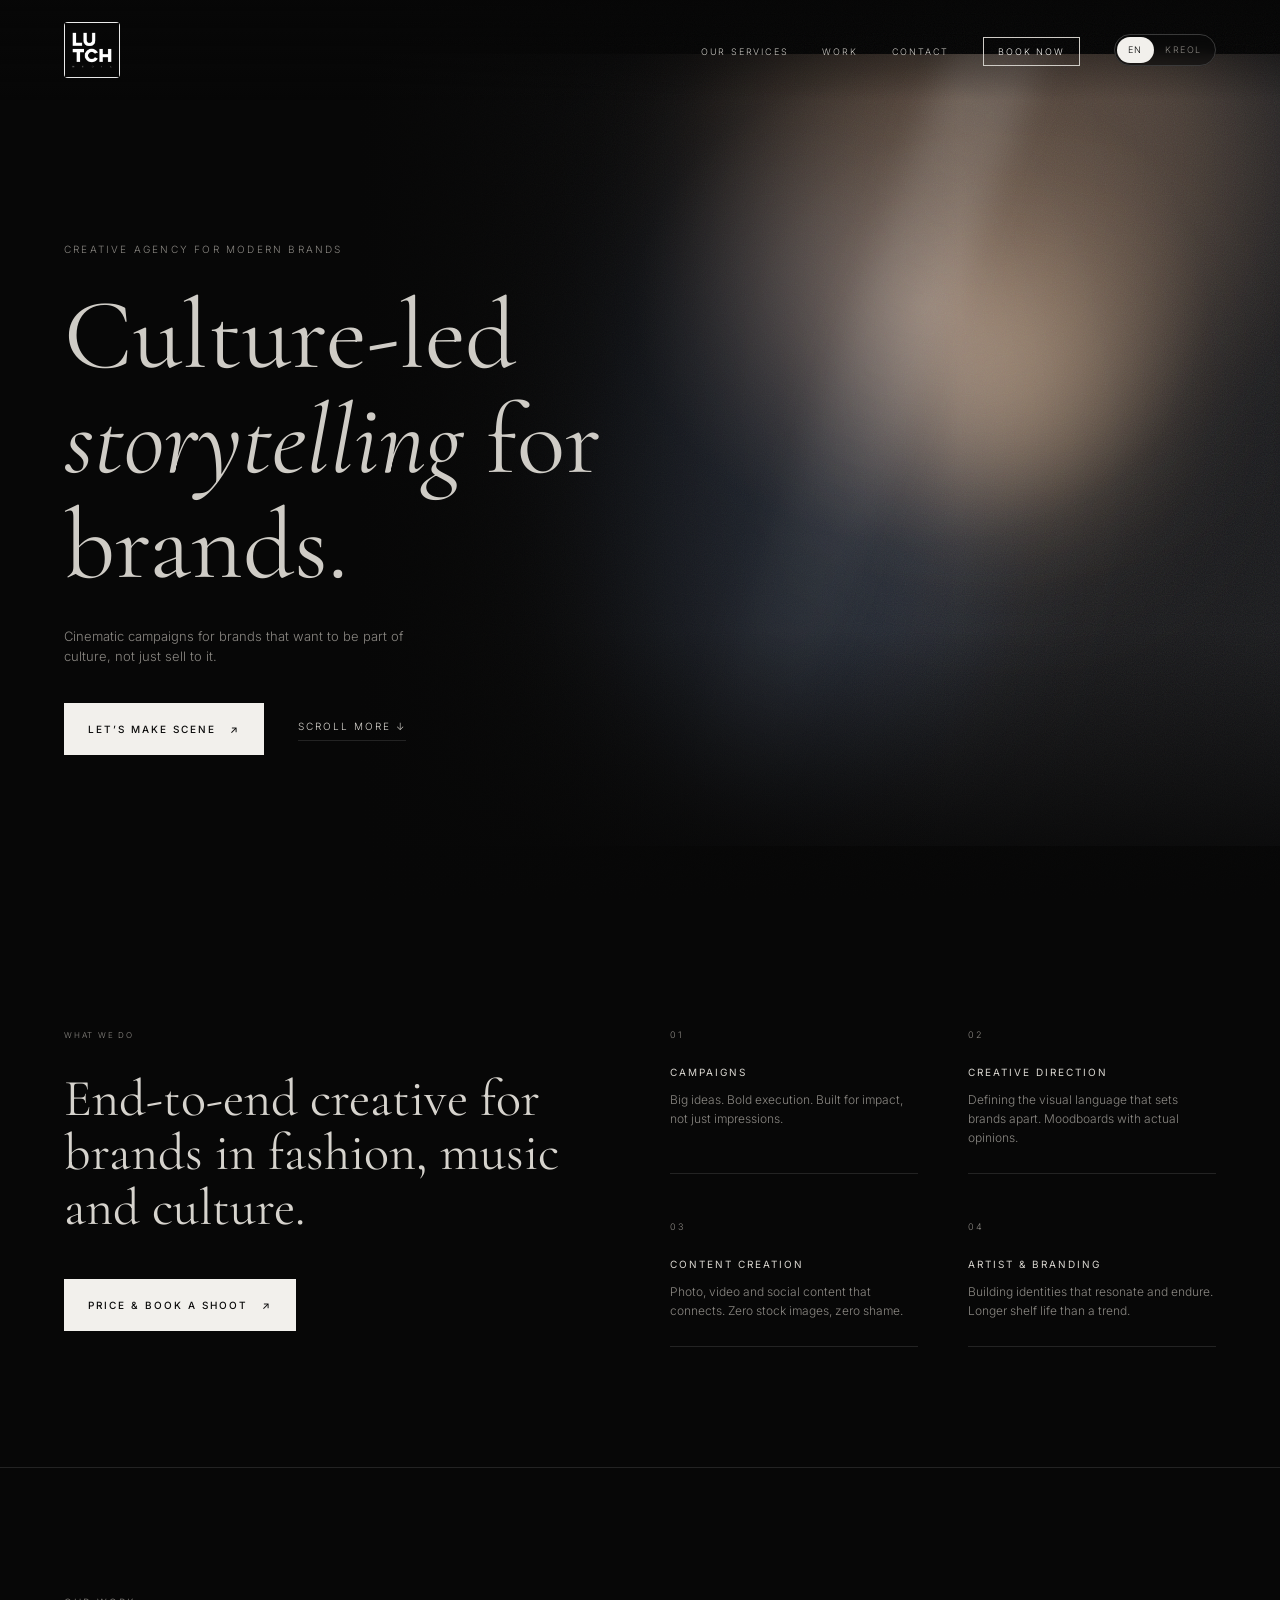
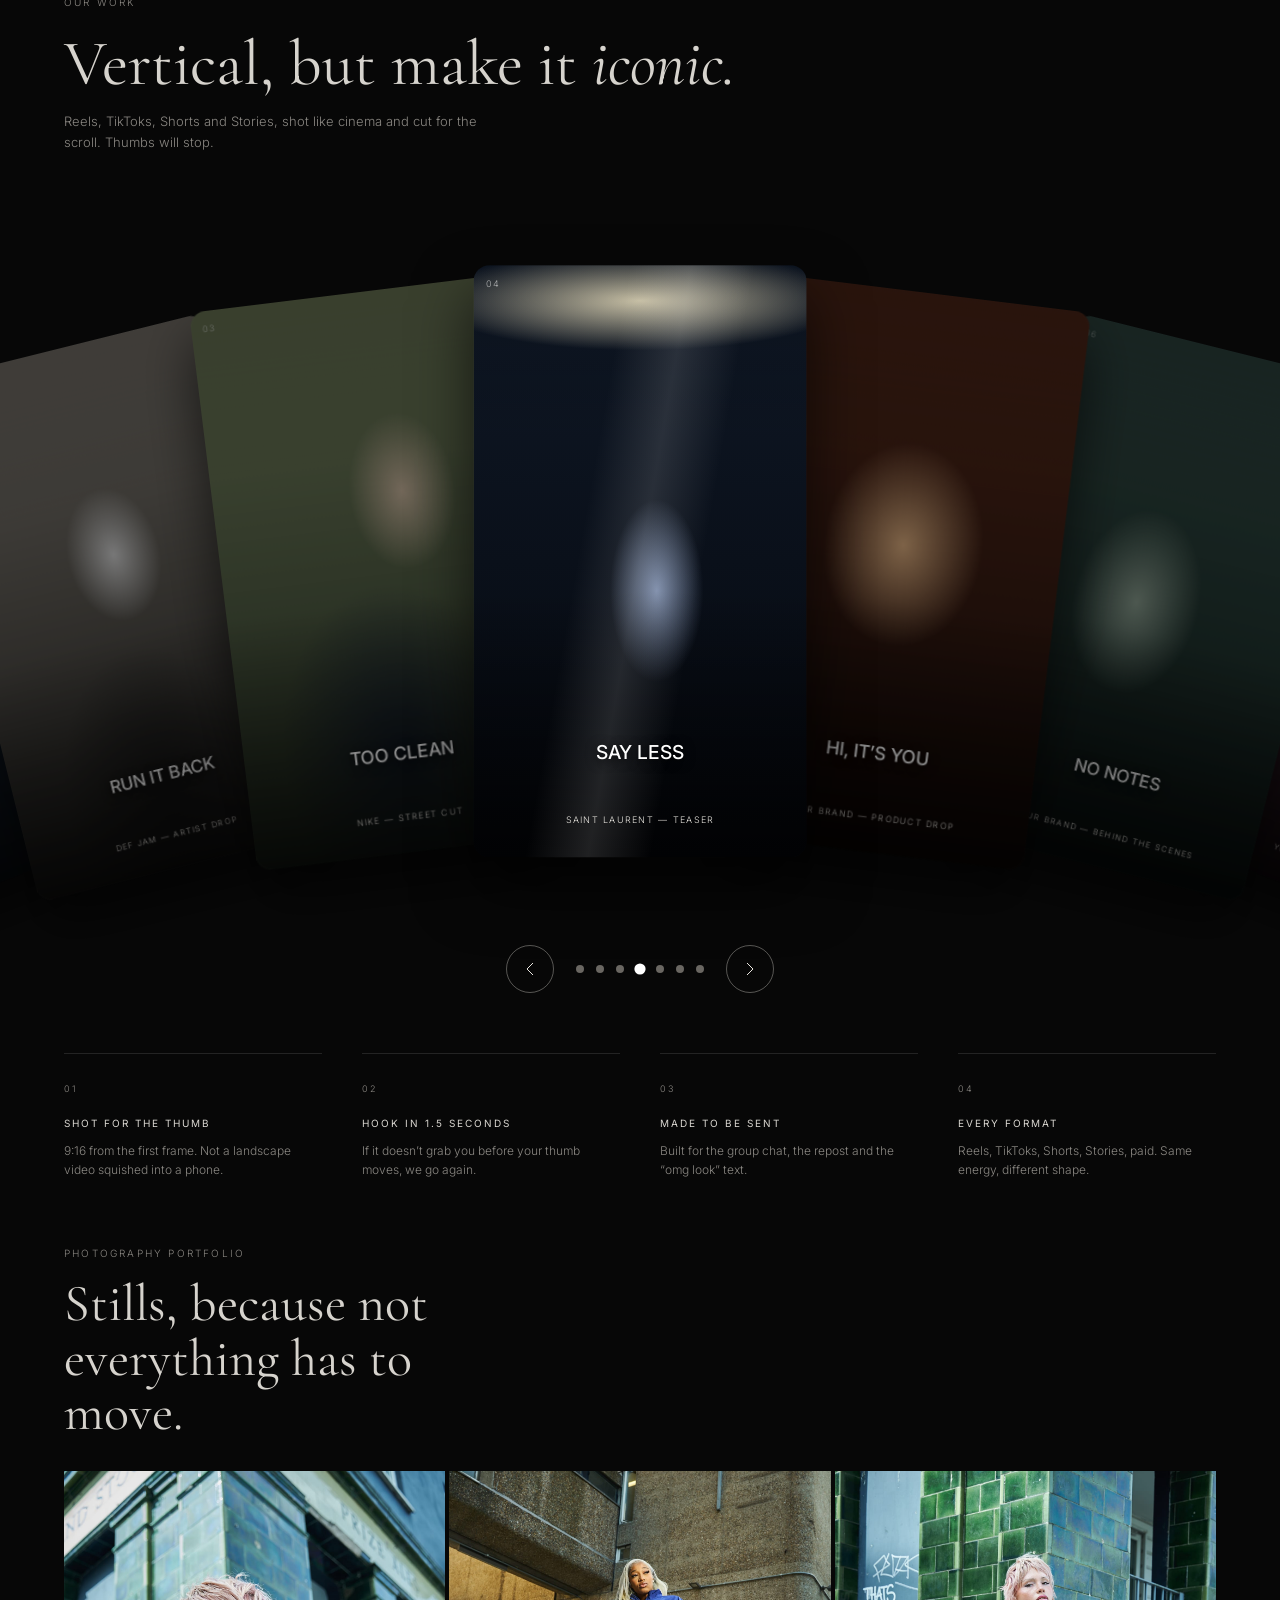
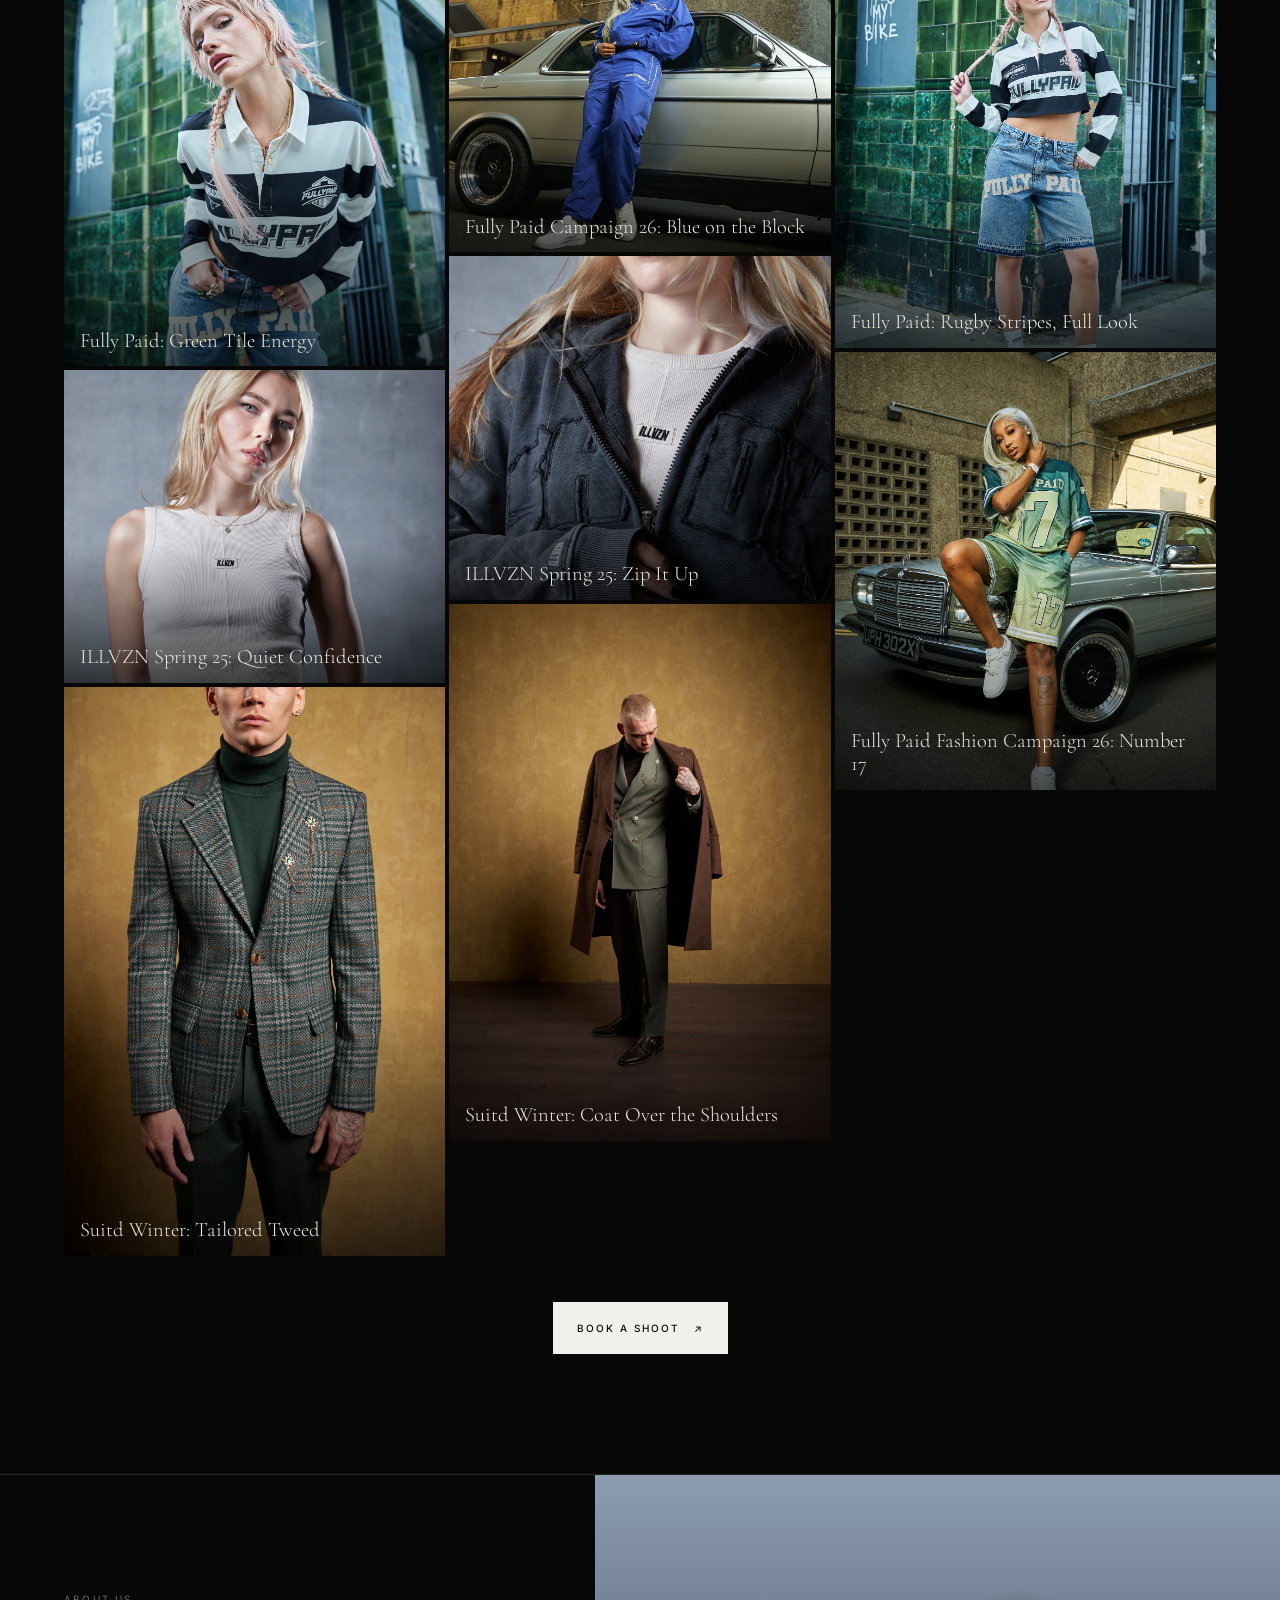
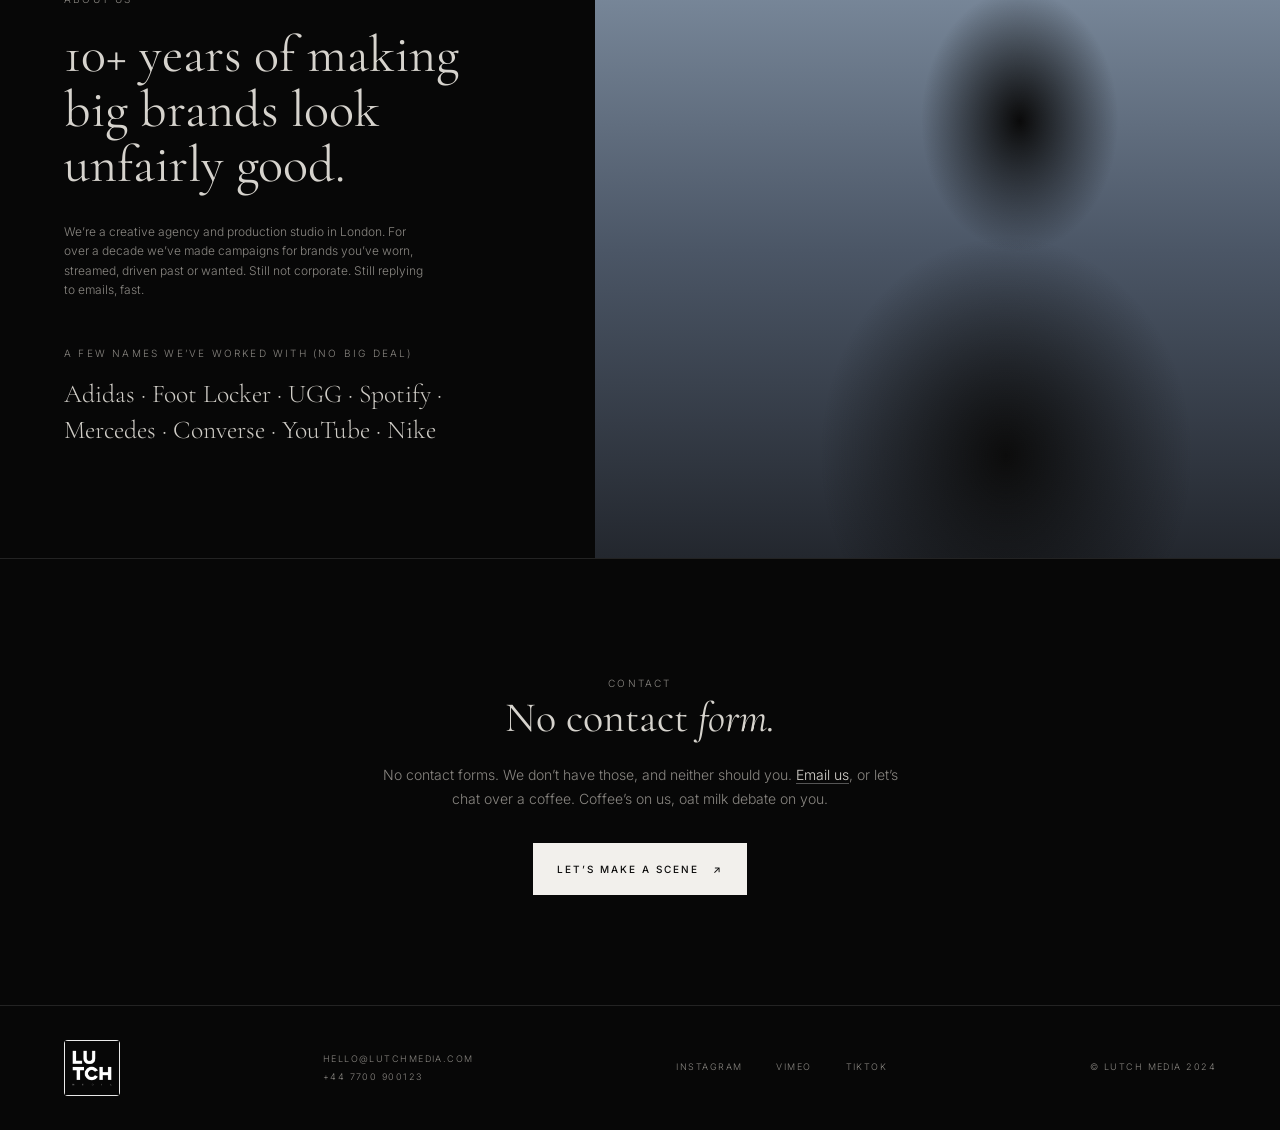
<file: index.html>
<!DOCTYPE html>
<html lang="en">
<head>
<meta charset="utf-8">
<meta name="viewport" content="width=device-width, initial-scale=1, viewport-fit=cover">
<title>Lutch Media — Culture-led storytelling for brands</title>
<link rel="preconnect" href="https://fonts.googleapis.com">
<link rel="preconnect" href="https://fonts.gstatic.com" crossorigin>
<link href="https://fonts.googleapis.com/css2?family=Cormorant+Garamond:ital,wght@0,400;0,500;1,400&family=Inter:wght@300;400;500&display=swap" rel="stylesheet">
<link rel="icon" type="image/png" href="assets/lutch_box_B.png">
<link rel="stylesheet" href="styles/base.css">
<link rel="stylesheet" href="styles/index.css">
<link rel="stylesheet" href="styles/lightbox.css">
</head>
<body>

<nav>
  <a href="index.html" class="logo" aria-label="Lutch Media"><img src="assets/lutch_box_B.png" alt="Lutch Media" width="760" height="760"></a>
  <div class="navr">
    <ul>
      <li><a href="#services" data-i="n_serv">Our services</a></li><li><a href="#work" data-i="n_work">Work</a></li><li><a href="#contact" data-i="n_con">Contact</a></li><li><a class="bk" href="book.html" data-i="n_book">Book now</a></li>
    </ul>
    <div class="lang" role="group" aria-label="Language">
      <button type="button" data-l="en" aria-pressed="true">EN</button>
      <button type="button" data-l="mfe" aria-pressed="false" lang="mfe">KREOL</button>
    </div>
  </div>
</nav>

<header class="hero wrap">
  <div class="film" aria-hidden="true"><i></i><i></i><i></i><u></u><b></b><b></b></div>
  <div class="in">
    <span class="tiny" data-i="h_tag">Creative agency for modern brands</span>
    <h1 class="serif" data-i="h_h1">Culture-led <em>storytelling</em> for brands.</h1>
    <p class="lead" data-i="h_lead">Cinematic campaigns for brands that want to be part of culture, not just sell to it.</p>
    <div class="row">
      <a class="btn" href="#contact"><span data-i="b_start">Let’s make scene</span> <span>↗</span></a>
      <a class="ul" href="#services"><span data-i="b_serv">Scroll more</span> ↓</a>
    </div>
  </div>
</header>



<section class="sec wrap services" id="services">
  <div>
    <span class="tiny" style="font-size:8px" data-i="s_tag">What we do</span>
    <h2 class="serif" data-i="s_h2">End-to-end creative for brands in fashion, music and culture.</h2>
    <a class="btn" href="book.html"><span data-i="s_exp">Price &amp; book a shoot</span> <span>↗</span></a>
  </div>
  <div class="grid">
    <div><span class="n">01</span><h3 data-i="s1t">Campaigns</h3><p data-i="s1p">Big ideas. Bold execution. Built for impact, not just impressions.</p></div>
    <div><span class="n">02</span><h3 data-i="s2t">Creative direction</h3><p data-i="s2p">Defining the visual language that sets brands apart. Moodboards with actual opinions.</p></div>
    <div><span class="n">03</span><h3 data-i="s3t">Content creation</h3><p data-i="s3p">Photo, video and social content that connects. Zero stock images, zero shame.</p></div>
    <div><span class="n">04</span><h3 data-i="s4t">Artist &amp; branding</h3><p data-i="s4p">Building identities that resonate and endure. Longer shelf life than a trend.</p></div>
  </div>
</section>

<section class="sec wrap" id="work" style="border-top:1px solid var(--line);padding-bottom:30px">
  <span class="tiny" data-i="wk_tag">Our work</span>
  <h2 class="serif wkh" data-i="wk_h2">Vertical, but make it <em>iconic.</em></h2>
  <p class="wkp" data-i="wk_p">Reels, TikToks, Shorts and Stories, shot like cinema and cut for the scroll. Thumbs will stop.</p>
</section>
<div class="vwrap">
  <div class="vstage" id="vstage" aria-roledescription="carousel"></div>
  <div class="vctrl">
    <button class="varr" id="vprev" aria-label="Previous"><svg width="8" height="14" viewBox="0 0 8 14" fill="none" stroke="#e8e5df"><path d="M7 1L1 7l6 6"/></svg></button>
    <div class="vdots" id="vdots"></div>
    <button class="varr" id="vnext" aria-label="Next"><svg width="8" height="14" viewBox="0 0 8 14" fill="none" stroke="#e8e5df"><path d="M1 1l6 6-6 6"/></svg></button>
  </div>
</div>
<section class="sec wrap" style="padding-block:30px 10px">
  <div class="pts">
    <div><span class="n">01</span><h3 data-i="g1t">Shot for the thumb</h3><p data-i="g1p">9:16 from the first frame. Not a landscape video squished into a phone.</p></div>
    <div><span class="n">02</span><h3 data-i="g2t">Hook in 1.5 seconds</h3><p data-i="g2p">If it doesn’t grab you before your thumb moves, we go again.</p></div>
    <div><span class="n">03</span><h3 data-i="g3t">Made to be sent</h3><p data-i="g3p">Built for the group chat, the repost and the “omg look” text.</p></div>
    <div><span class="n">04</span><h3 data-i="g4t">Every format</h3><p data-i="g4p">Reels, TikToks, Shorts, Stories, paid. Same energy, different shape.</p></div>
  </div>
</section>
<section class="sec wrap" id="photography" style="padding-top:50px">
  <div class="phead"><span class="tiny" data-i="pt">Photography portfolio</span><h2 data-i="ph2">Stills, because not everything has to move.</h2></div>
  <div class="pgrid" id="pgrid"></div>
  <div class="wkcta"><a class="btn" href="book.html"><span data-i="wk_book">Book a shoot</span> <span>↗</span></a></div>
</section>

<section class="about" id="about">
  <div class="txt">
    <span class="tiny" data-i="a_tag">About us</span>
    <h2 class="serif" data-i="a_h2" style="margin-top:18px">10+ years of making big brands look unfairly good.</h2>
    <p data-i="a_p">We’re a creative agency and production studio in London. For over a decade we’ve made campaigns for brands you’ve worn, streamed, driven past or wanted. Still not corporate. Still replying to emails, fast.</p>
    <div class="brands" data-i="a_brands"></div>
  </div>
  <div class="img" role="img" aria-label="Placeholder for brand imagery"></div>
</section>

<section class="cta wrap" id="contact">
  <span class="tiny" data-i="c_tag">Contact</span>
  <h2 class="serif nocf" data-i="c_h2">No contact <em>form.</em></h2>
  <p class="sub" data-i="c_cof">No contact forms. We don’t have those, and neither should you. <a href="mailto:hello@lutchmedia.com">Email us</a>, or let’s chat over a coffee. Coffee’s on us, oat milk debate on you.</p>
  <a class="btn" href="mailto:hello@lutchmedia.com?subject=Let%27s%20make%20a%20scene"><span data-i="b_scene">Let’s Make A Scene</span> <span>↗</span></a>
</section>

<footer class="wrap">
  <a href="#" class="logo" aria-label="Lutch Media"><img src="assets/lutch_box_B.png" alt="Lutch Media" width="760" height="760"></a>
  <div class="mail"><a href="mailto:hello@lutchmedia.com">hello@lutchmedia.com</a><br>+44 7700 900123</div>
  <div class="links"><a href="#">Instagram</a><a href="#">Vimeo</a><a href="#">TikTok</a></div>
  <span>© Lutch Media 2024</span>
</footer>

<script src="scripts/photos.js"></script>
<script src="scripts/lightbox.js"></script>
<script src="scripts/index.js"></script>
</body>
</html>
</file>
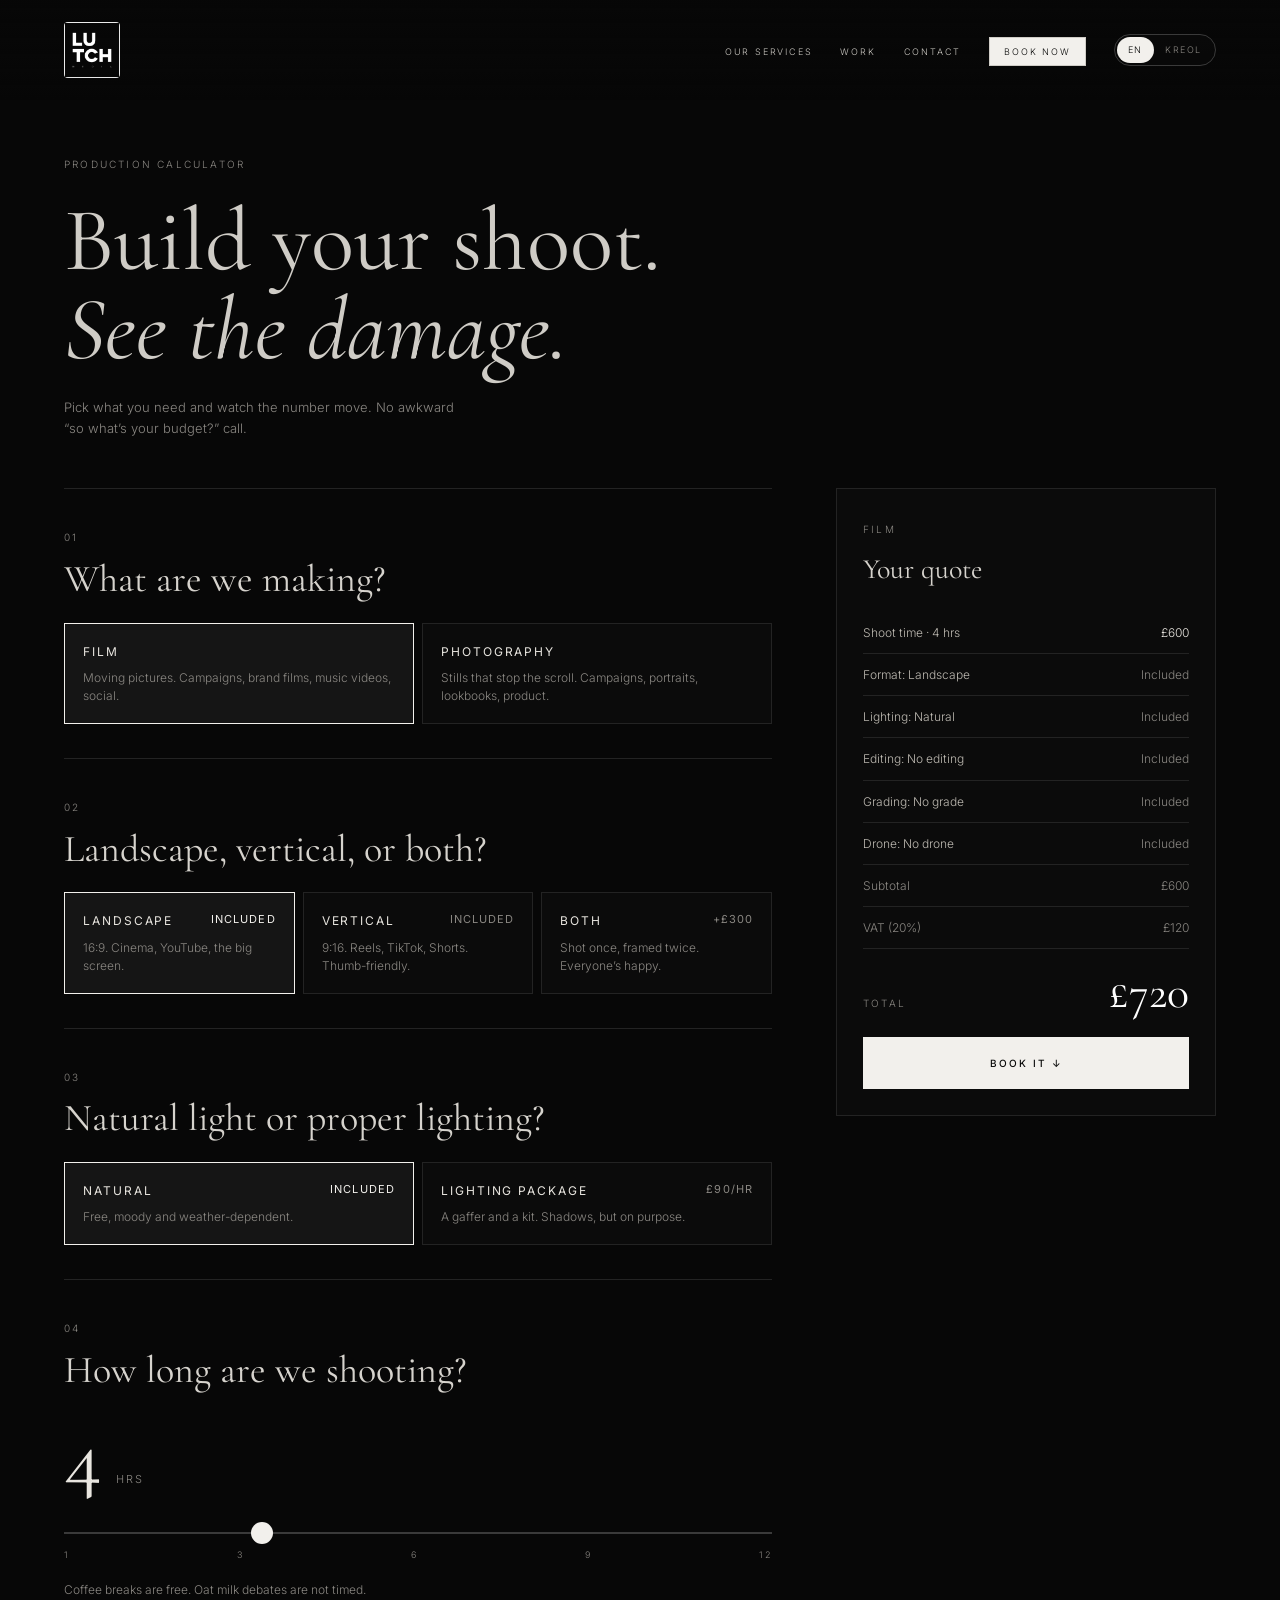
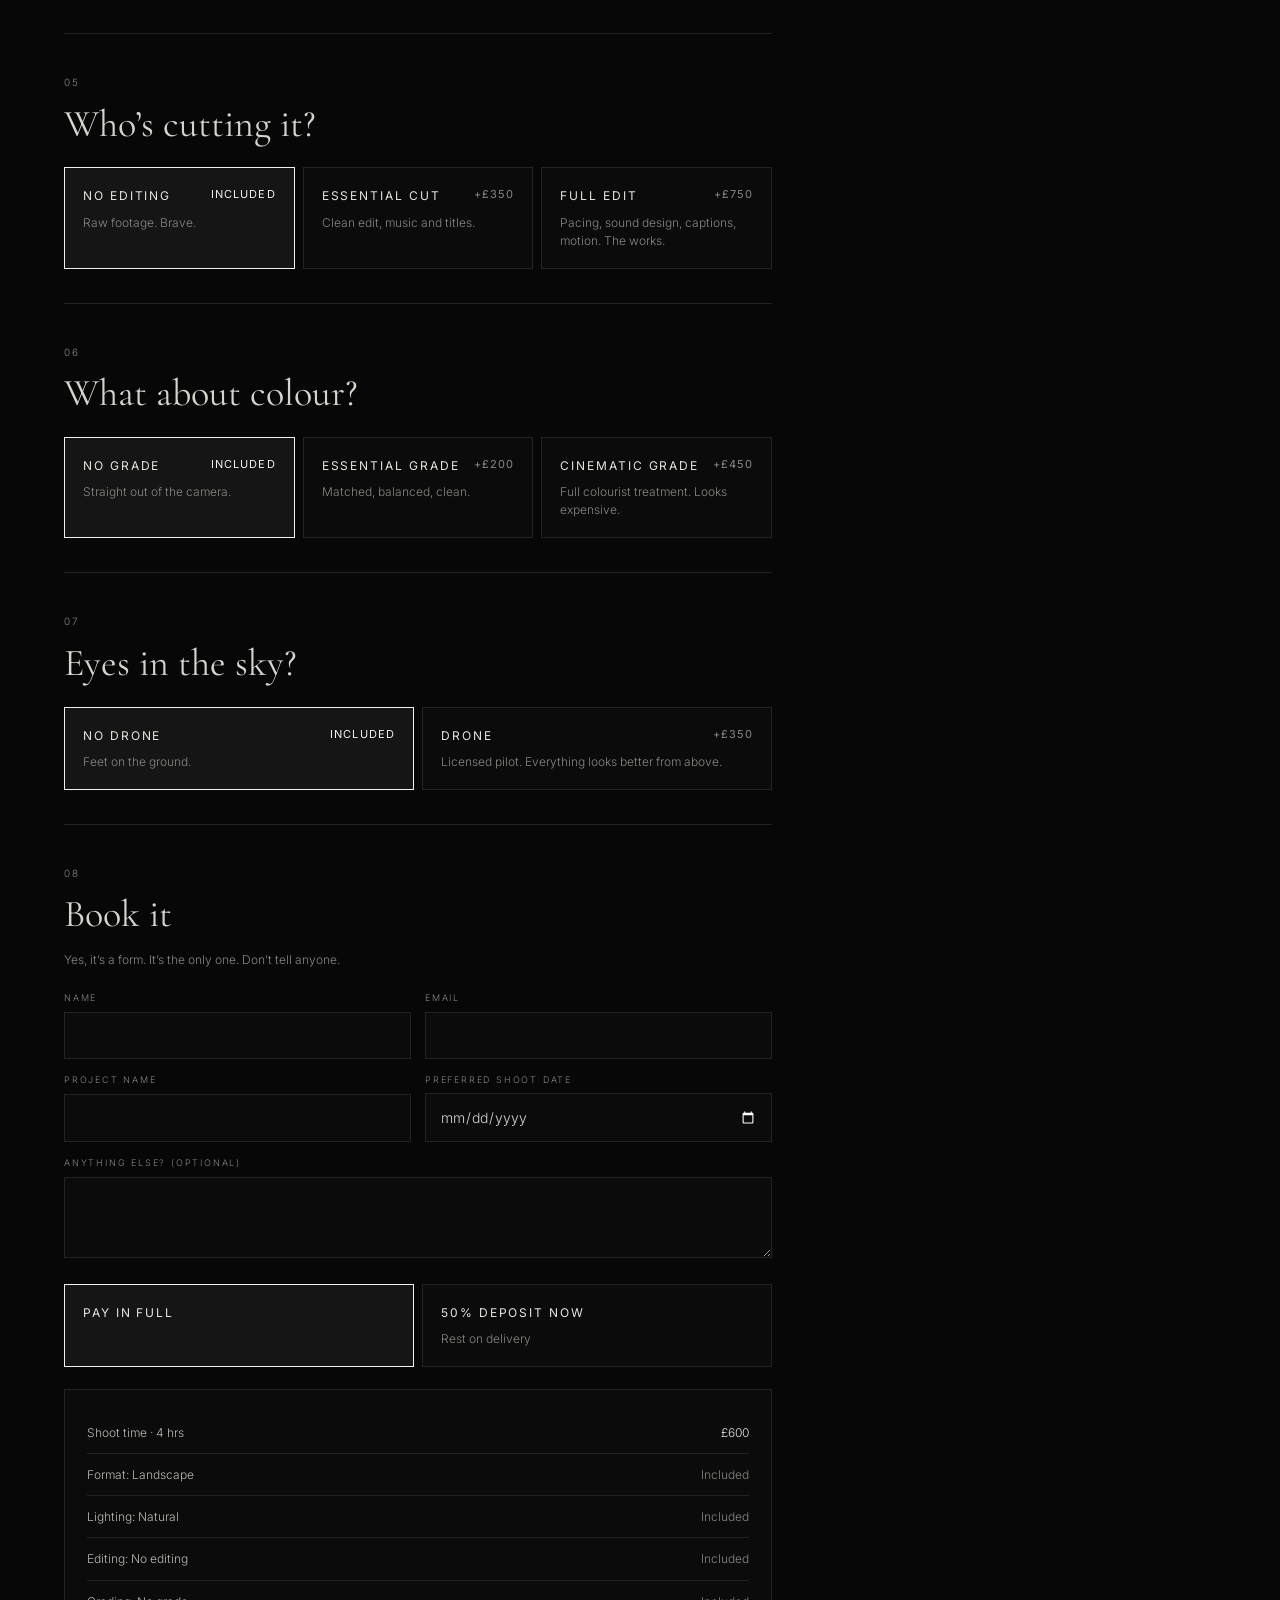
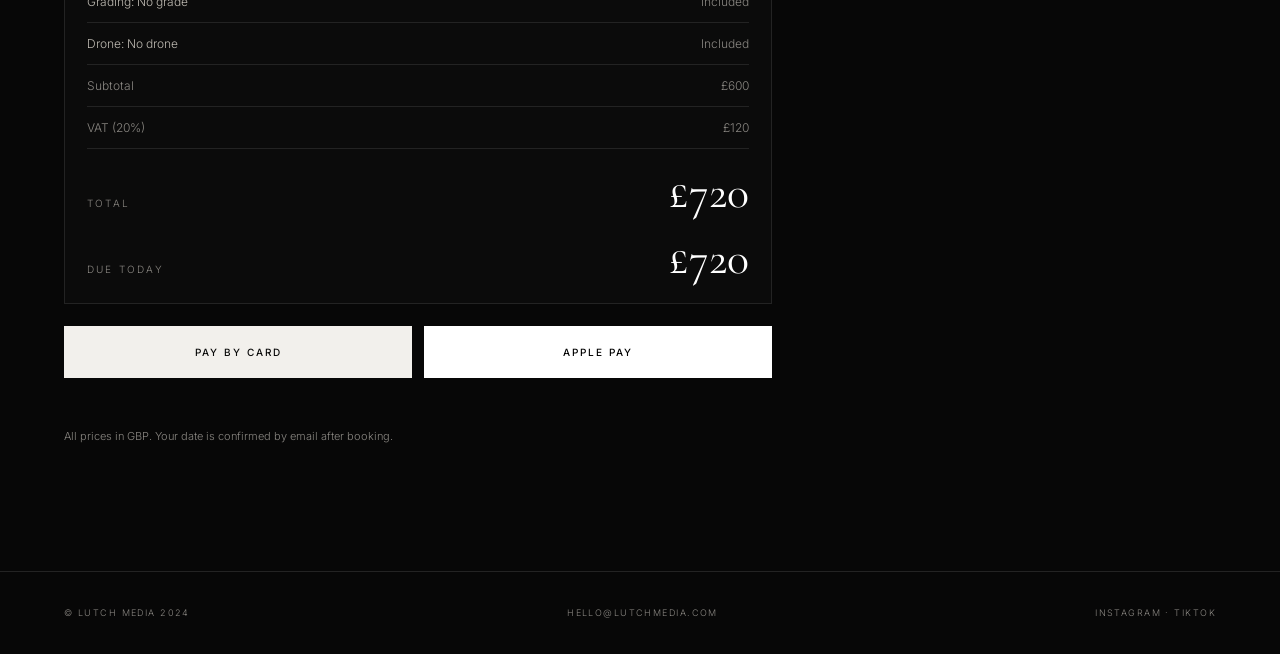
<file: book.html>
<!DOCTYPE html>
<html lang="en">
<head>
<meta charset="utf-8">
<meta name="viewport" content="width=device-width, initial-scale=1, viewport-fit=cover">
<title>Lutch Media — Build your shoot</title>
<link rel="preconnect" href="https://fonts.googleapis.com">
<link rel="preconnect" href="https://fonts.gstatic.com" crossorigin>
<link href="https://fonts.googleapis.com/css2?family=Cormorant+Garamond:ital,wght@0,400;0,500;1,400&family=Inter:wght@300;400;500&display=swap" rel="stylesheet">
<link rel="icon" type="image/png" href="assets/lutch_box_B.png">
<link rel="stylesheet" href="styles/base.css">
<link rel="stylesheet" href="styles/book.css">
</head>
<body>
<nav>
  <a href="index.html" class="logo" aria-label="Lutch Media home"><img src="assets/lutch_box_B.png" alt="Lutch Media" width="760" height="760"></a>
  <div class="navr">
    <ul class="menu"><li><a href="index.html#services" data-i="n_serv">Our services</a></li><li><a href="index.html#work" data-i="n_work">Work</a></li><li><a href="index.html#contact" data-i="n_con">Contact</a></li><li><a class="bk" href="book.html" data-i="n_book" aria-current="page">Book now</a></li></ul>
    
    <div class="lang" role="group" aria-label="Language"><button type="button" data-l="en" aria-pressed="true">EN</button><button type="button" data-l="mfe" aria-pressed="false" lang="mfe">KREOL</button></div>
  </div>
</nav>

<header class="intro wrap">
  <span class="tiny" data-i="tag">Production calculator</span>
  <h1 data-i="h1">Build your shoot. <em>See the damage.</em></h1>
  <p data-i="sub">Pick what you need and watch the number move. No awkward “so what’s your budget?” call.</p>
</header>

<div class="layout wrap">
  <main id="steps"></main>
  <aside class="aside" aria-label="Quote"><div class="sum" id="sum"></div><a class="btn go" href="#book" data-i="book">Book it ↓</a></aside>
</div>

<div class="mbar"><div><small data-i="tot">Total</small><b id="mtot">£0</b></div><a class="btn" href="#book" data-i="book">Book it ↓</a></div>
<footer class="wrap"><span>© Lutch Media 2024</span><a href="mailto:hello@lutchmedia.com">hello@lutchmedia.com</a><span>Instagram · TikTok</span></footer>

<script src="scripts/book.js"></script>
</body>
</html>
</file>
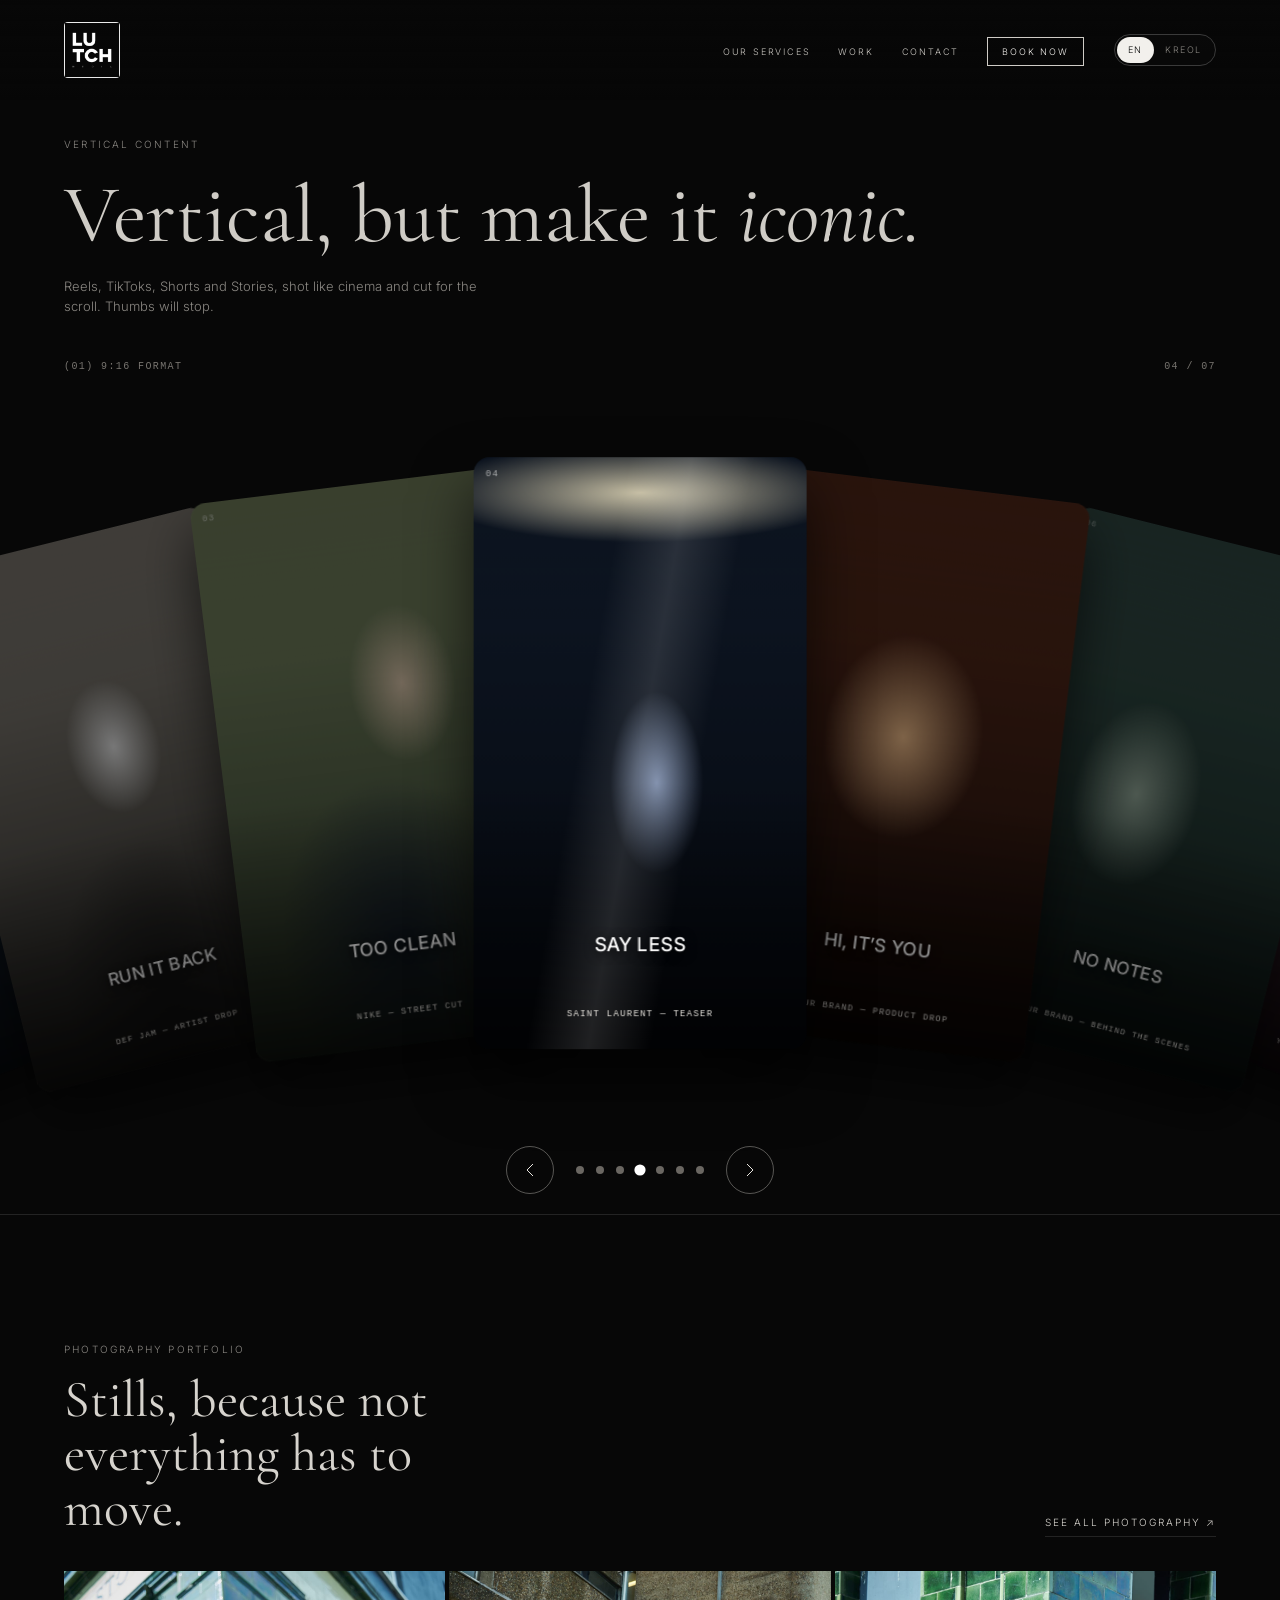
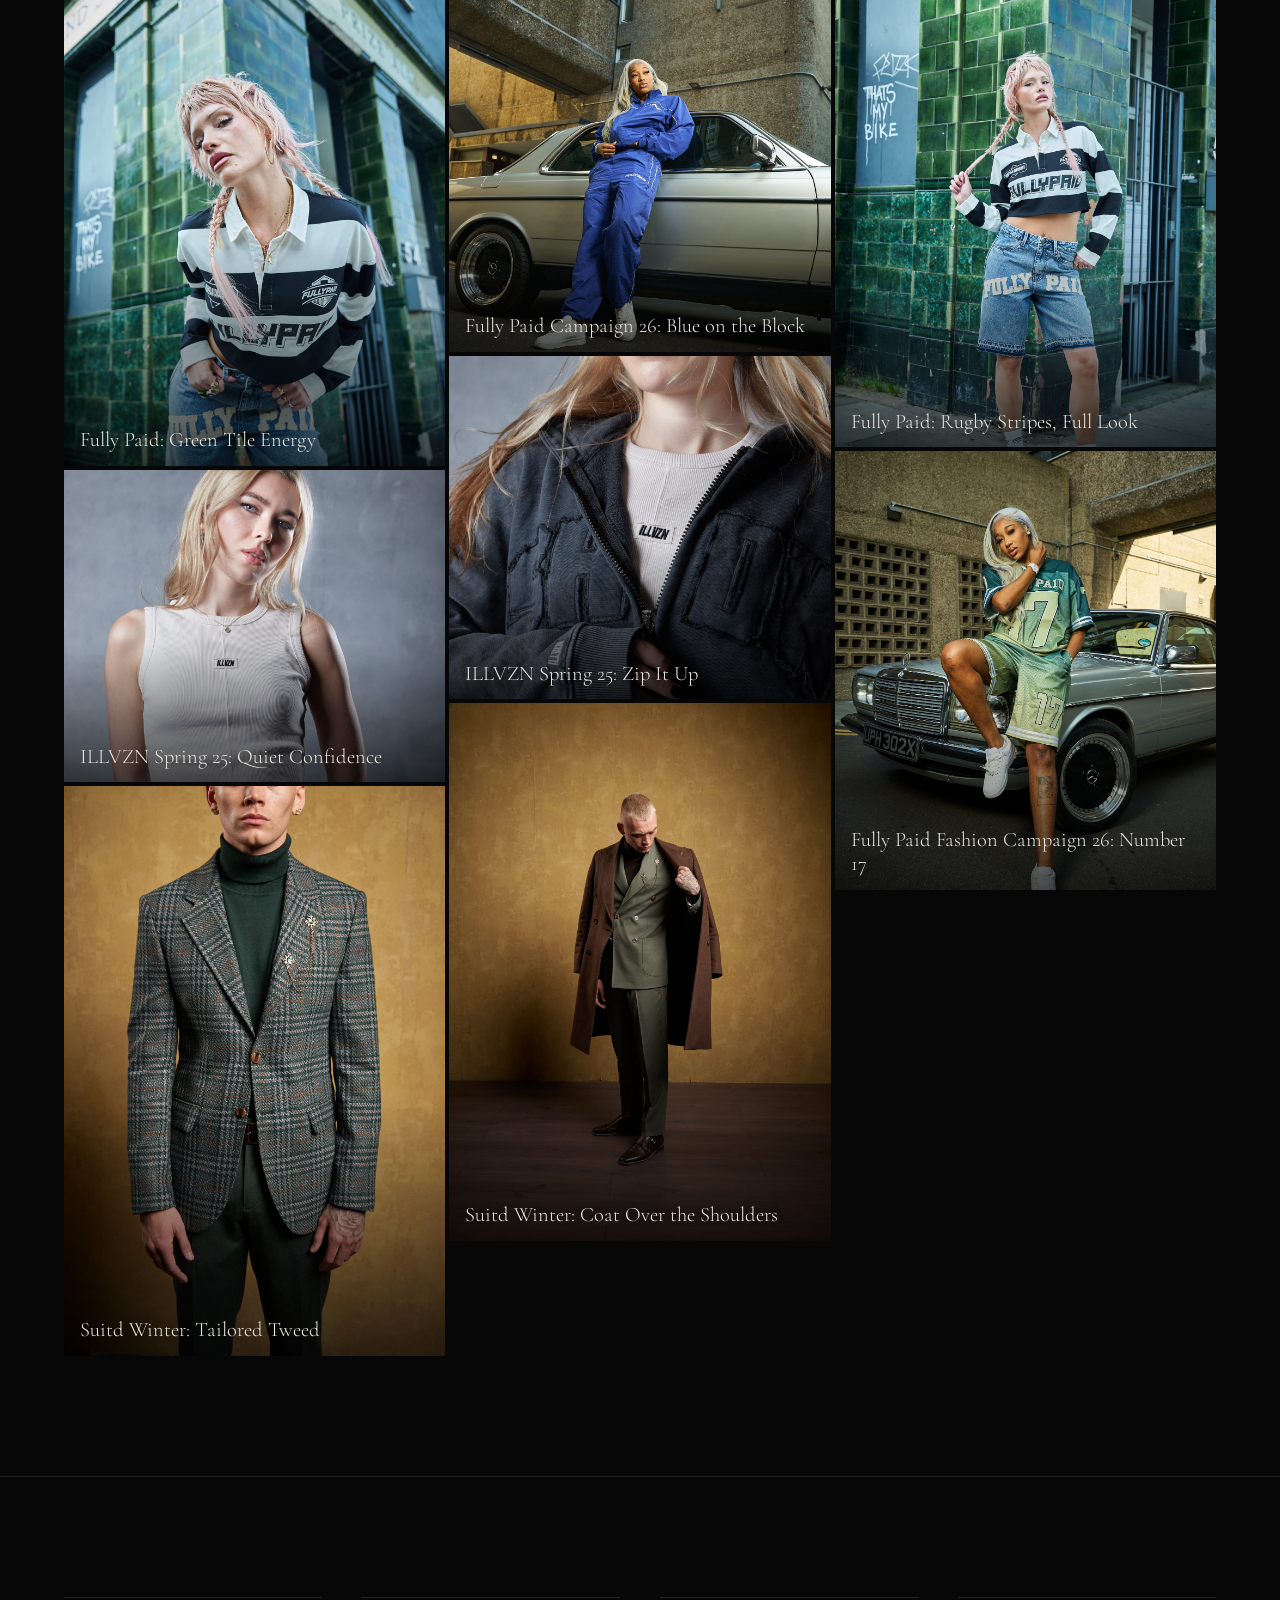
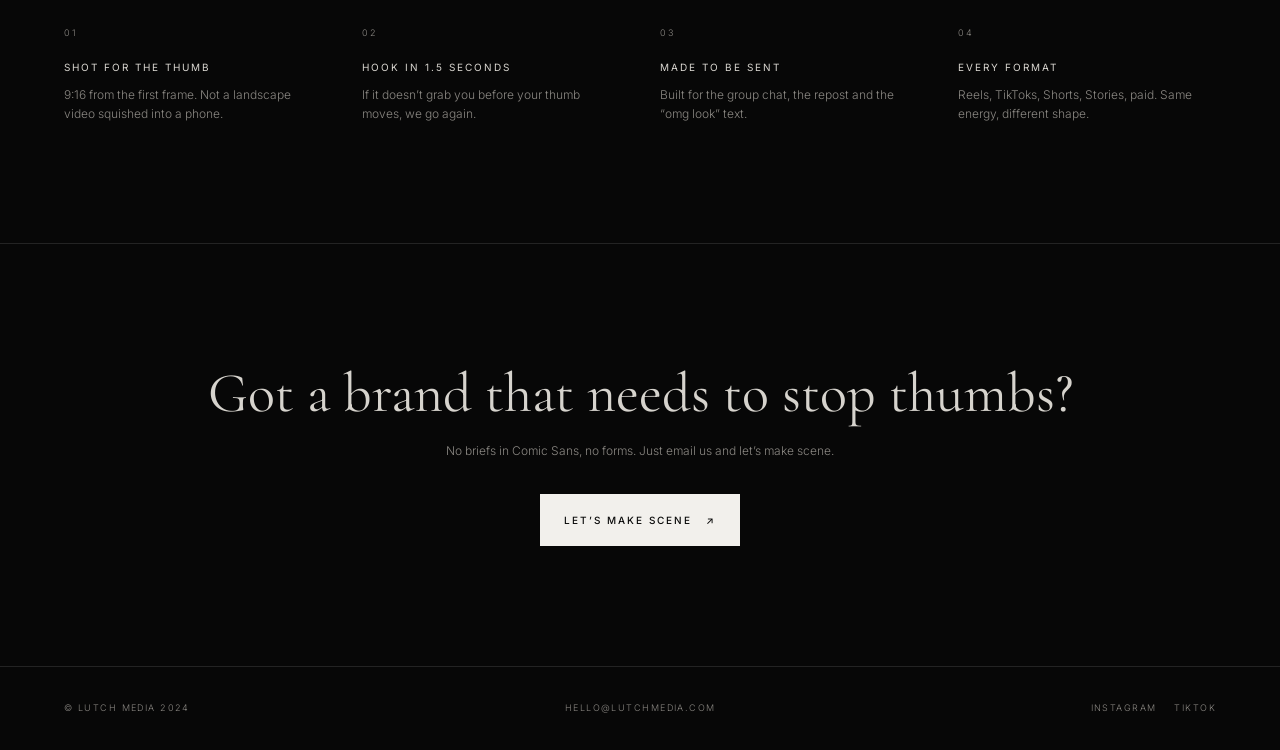
<file: our-work.html>
<!DOCTYPE html>
<html lang="en">
<head>
<meta charset="utf-8">
<meta name="viewport" content="width=device-width, initial-scale=1, viewport-fit=cover">
<title>Lutch Media — Vertical</title>
<link rel="preconnect" href="https://fonts.googleapis.com">
<link rel="preconnect" href="https://fonts.gstatic.com" crossorigin>
<link href="https://fonts.googleapis.com/css2?family=Cormorant+Garamond:ital,wght@0,400;0,500;1,400&family=Inter:wght@300;400;500&display=swap" rel="stylesheet">
<link rel="icon" type="image/png" href="assets/lutch_box_B.png">
<link rel="stylesheet" href="styles/base.css">
<link rel="stylesheet" href="styles/our-work.css">
<link rel="stylesheet" href="styles/lightbox.css">
</head>
<body>
<nav>
  <a href="index.html" class="logo" aria-label="Lutch Media home"><img src="assets/lutch_box_B.png" alt="Lutch Media" width="760" height="760"></a>
  <div class="navr">
    <ul class="menu"><li><a href="index.html#services" data-i="n_serv">Our services</a></li><li><a href="index.html#work" data-i="n_work">Work</a></li><li><a href="index.html#contact" data-i="n_con">Contact</a></li><li><a class="bk" href="book.html" data-i="n_book">Book now</a></li></ul>
    <div class="lang" role="group" aria-label="Language">
      <button type="button" data-l="en" aria-pressed="true">EN</button>
      <button type="button" data-l="mfe" aria-pressed="false" lang="mfe">KREOL</button>
    </div>
  </div>
</nav>

<header class="intro wrap">
  <span class="tiny" data-i="tag">Vertical content</span>
  <h1 class="serif" data-i="h1">Vertical, but make it <em>iconic.</em></h1>
  <p data-i="sub">Reels, TikToks, Shorts and Stories, shot like cinema and cut for the scroll. Thumbs will stop.</p>
</header>

<section aria-label="Vertical work" class="wrap vwork" style="padding-inline:0">
  <div class="meta wrap"><span>(01) 9:16 format</span><span id="count">04 / 07</span></div>
  <div class="stage" id="stage" aria-roledescription="carousel"></div>
  <div class="ctrl">
    <button class="arr" id="prev" aria-label="Previous"><svg width="8" height="14" viewBox="0 0 8 14" fill="none" stroke="#e8e5df"><path d="M7 1L1 7l6 6"/></svg></button>
    <div class="dots" id="dots"></div>
    <button class="arr" id="next" aria-label="Next"><svg width="8" height="14" viewBox="0 0 8 14" fill="none" stroke="#e8e5df"><path d="M1 1l6 6-6 6"/></svg></button>
  </div>
</section>

<section class="sec wrap" id="photography">
  <div class="phead"><div><span class="tiny" data-i="pt">Photography portfolio</span><h2 data-i="ph2">Stills, because not everything has to move.</h2></div><a class="ul" href="photography.html"><span data-i="pall">See all photography</span> ↗</a></div>
  <div class="pgrid" id="pgrid"></div>
</section>

<section class="sec wrap">
  <div class="grid">
    <div><span class="n">01</span><h3 data-i="g1t">Shot for the thumb</h3><p data-i="g1p">9:16 from the first frame. Not a landscape video squished into a phone.</p></div>
    <div><span class="n">02</span><h3 data-i="g2t">Hook in 1.5 seconds</h3><p data-i="g2p">If it doesn’t grab you before your thumb moves, we go again.</p></div>
    <div><span class="n">03</span><h3 data-i="g3t">Made to be sent</h3><p data-i="g3p">Built for the group chat, the repost and the “omg look” text.</p></div>
    <div><span class="n">04</span><h3 data-i="g4t">Every format</h3><p data-i="g4p">Reels, TikToks, Shorts, Stories, paid. Same energy, different shape.</p></div>
  </div>
</section>

<section class="sec wrap cta">
  <h2 class="serif" data-i="c_h">Got a brand that needs to stop thumbs?</h2>
  <p data-i="c_p">No briefs in Comic Sans, no forms. Just email us and let’s make scene.</p>
  <a class="btn" href="mailto:hello@lutchmedia.com?subject=Let%27s%20make%20scene"><span data-i="c_b">Let’s make scene</span> <span>↗</span></a>
</section>

<footer class="wrap">
  <span>© Lutch Media 2024</span>
  <a href="mailto:hello@lutchmedia.com">hello@lutchmedia.com</a>
  <span><a href="#">Instagram</a> &nbsp;&nbsp; <a href="#">TikTok</a></span>
</footer>

<script src="scripts/photos.js"></script>
<script src="scripts/lightbox.js"></script>
<script src="scripts/our-work.js"></script>
</body>
</html>
</file>
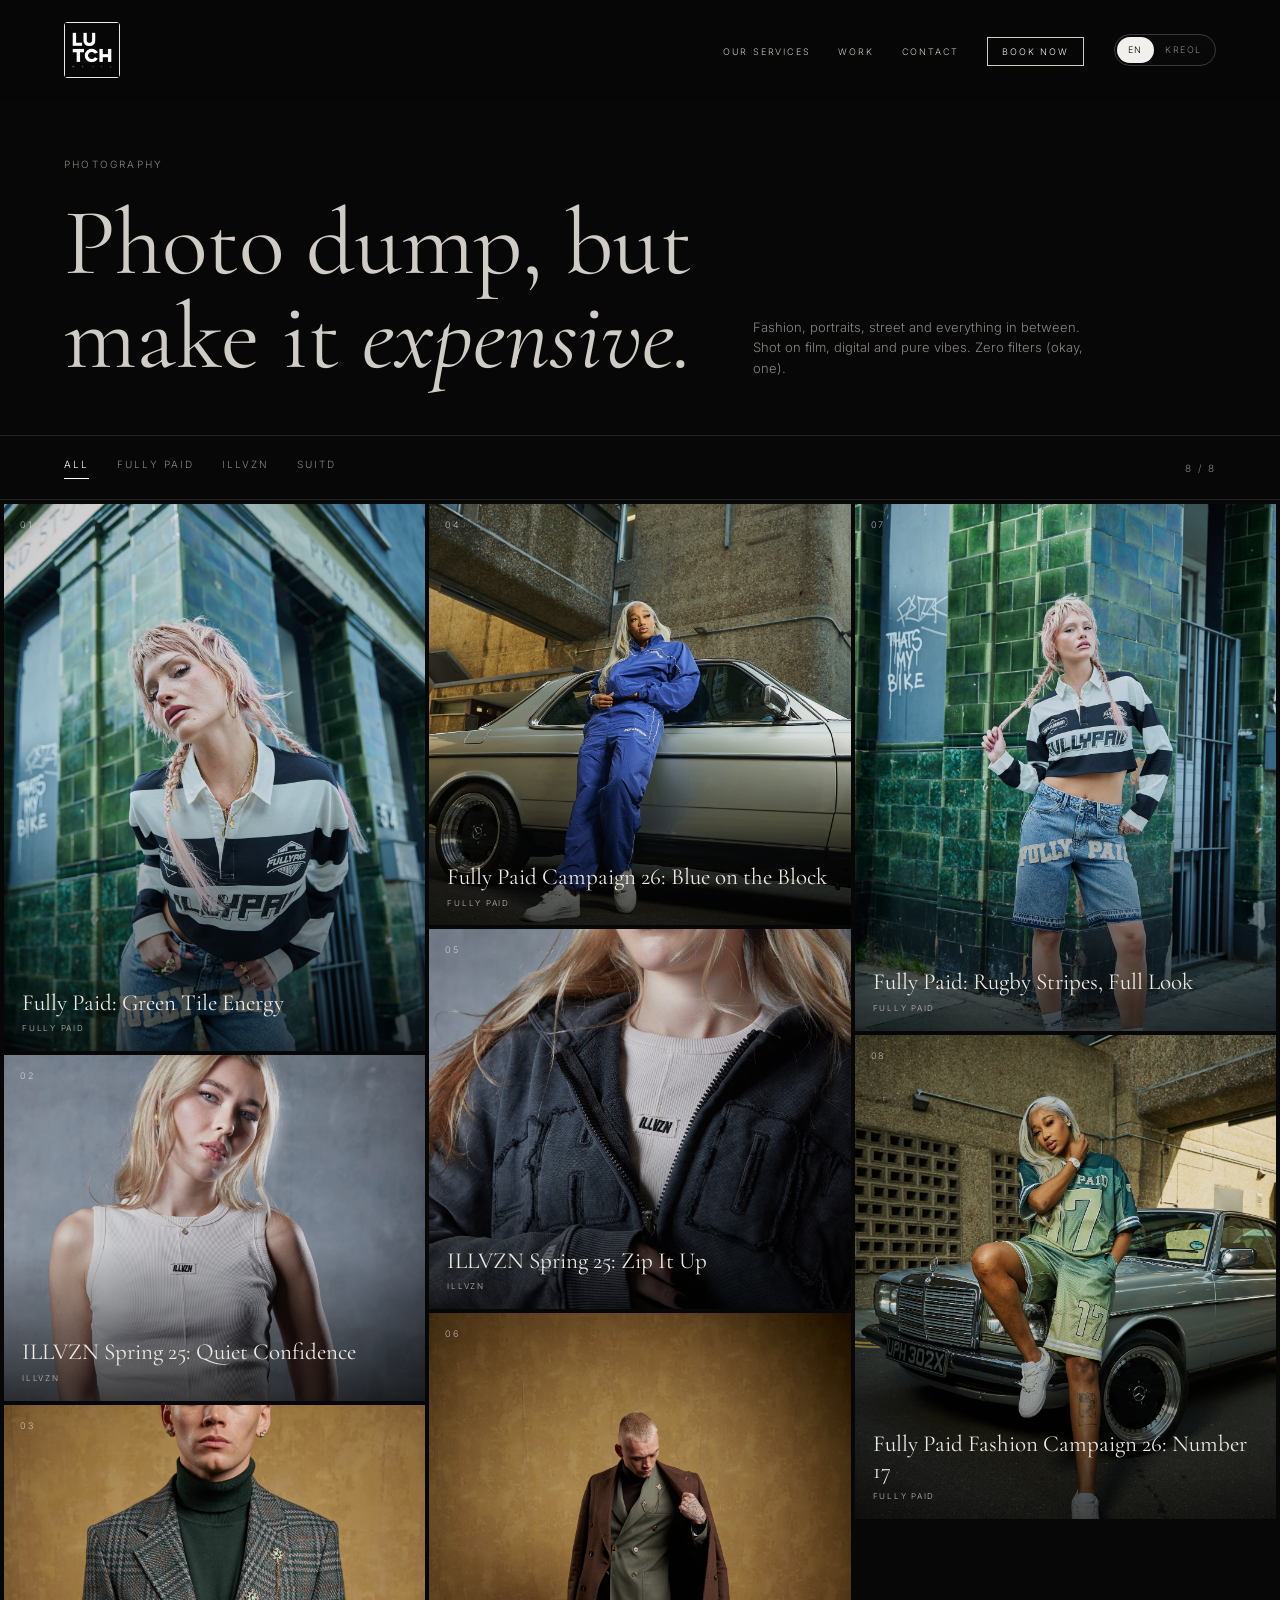
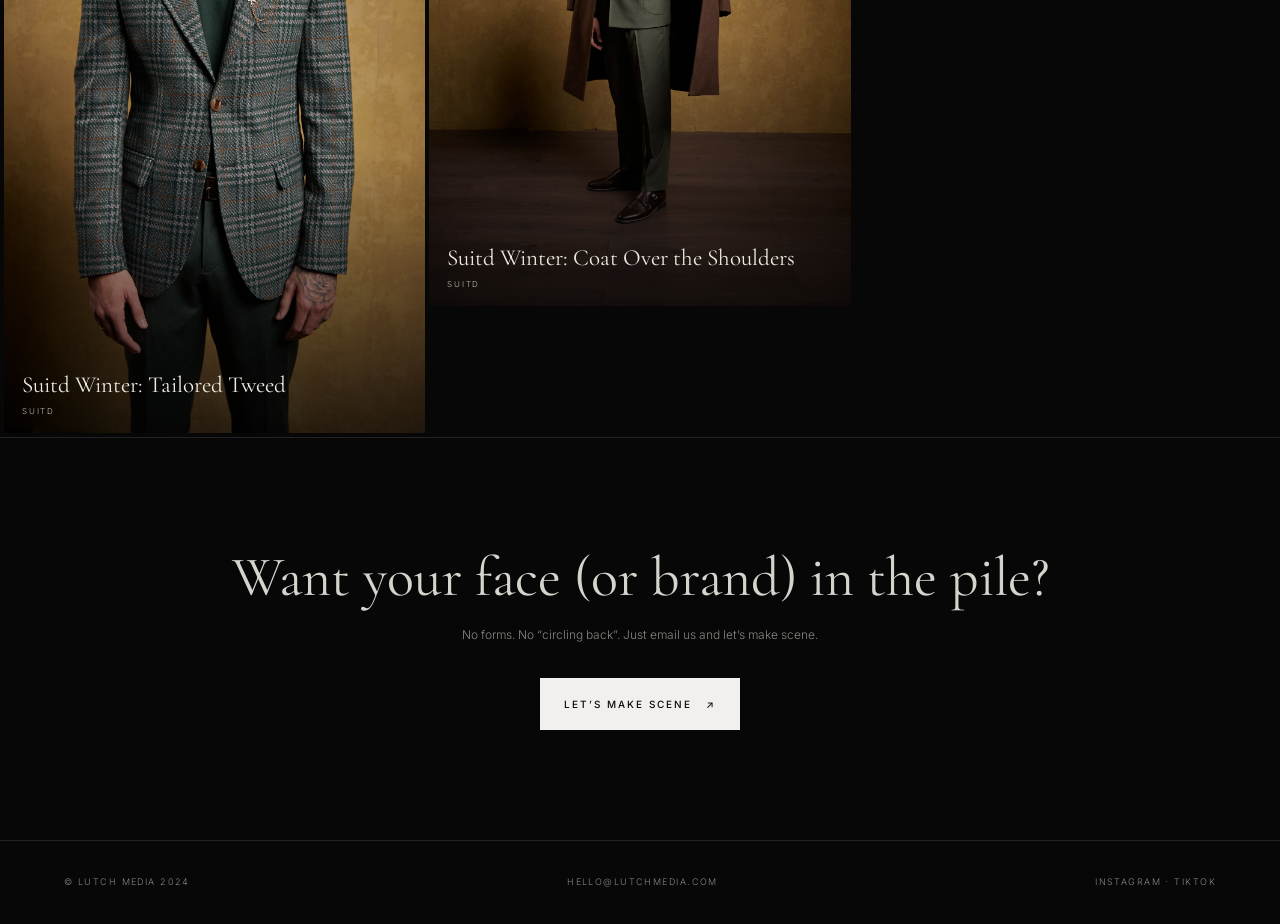
<file: photography.html>
<!DOCTYPE html>
<html lang="en">
<head>
<meta charset="utf-8">
<meta name="viewport" content="width=device-width, initial-scale=1, viewport-fit=cover">
<title>Lutch Media — Photography</title>
<link rel="preconnect" href="https://fonts.googleapis.com">
<link rel="preconnect" href="https://fonts.gstatic.com" crossorigin>
<link href="https://fonts.googleapis.com/css2?family=Cormorant+Garamond:ital,wght@0,400;0,500;1,400&family=Inter:wght@300;400;500&display=swap" rel="stylesheet">
<link rel="icon" type="image/png" href="assets/lutch_box_B.png">
<link rel="stylesheet" href="styles/base.css">
<link rel="stylesheet" href="styles/photography.css">
<link rel="stylesheet" href="styles/lightbox.css">
</head>
<body>
<nav>
  <a href="index.html" class="logo" aria-label="Lutch Media home"><img src="assets/lutch_box_B.png" alt="Lutch Media" width="760" height="760"></a>
  <div class="navr">
    <ul class="menu"><li><a href="index.html#services" data-i="n_serv">Our services</a></li><li><a href="index.html#work" data-i="n_work">Work</a></li><li><a href="index.html#contact" data-i="n_con">Contact</a></li><li><a class="bk" href="book.html" data-i="n_book">Book now</a></li></ul>
    
    <div class="lang" role="group" aria-label="Language"><button type="button" data-l="en" aria-pressed="true">EN</button><button type="button" data-l="mfe" aria-pressed="false" lang="mfe">KREOL</button></div>
  </div>
</nav>

<header class="intro wrap">
  <div>
    <span class="tiny" data-i="tag">Photography</span>
    <h1 data-i="h1">Photo dump, but make it <em>expensive.</em></h1>
  </div>
  <p data-i="sub">Fashion, portraits, street and everything in between. Shot on film, digital and pure vibes. Zero filters (okay, one).</p>
</header>

<div class="bar wrap">
  <div class="chips" id="chips" role="group" aria-label="Filter"></div>
  <span class="count" id="count"></span>
</div>

<main class="wall" id="wall"></main>

<section class="cta wrap">
  <h2 data-i="ch">Want your face (or brand) in the pile?</h2>
  <p data-i="cp">No forms. No “circling back”. Just email us and let’s make scene.</p>
  <a class="btn" href="mailto:hello@lutchmedia.com?subject=Let%27s%20make%20scene"><span data-i="cb">Let’s make scene</span> <span>↗</span></a>
</section>
<footer class="wrap"><span>© Lutch Media 2024</span><a href="mailto:hello@lutchmedia.com">hello@lutchmedia.com</a><span>Instagram · TikTok</span></footer>

<script src="scripts/photos.js"></script>
<script src="scripts/lightbox.js"></script>
<script src="scripts/photography.js"></script>
</body>
</html>
</file>
<file: styles/base.css>
:root {
  --bg: #070707;
  --ink: #d9d6d0;
  --dim: #8a8782;
  --line: #232323;
  --serif: "Cormorant Garamond", "Times New Roman", serif;
  --sans: "Inter", Helvetica, Arial, sans-serif;
  --mono: ui-monospace, Menlo, Consolas, monospace;
  color-scheme: dark;
  box-sizing: border-box;
  padding-top: env(safe-area-inset-top, 0px);
  padding-bottom: env(safe-area-inset-bottom, 0px);
}
*,
*::before,
*::after {
  box-sizing: inherit;
}
a {
  color: inherit;
  text-decoration: none;
}
.wrap {
  padding-inline: clamp(20px, 5vw, 64px);
}
.tiny {
  font-size: 10px;
  letter-spacing: 0.22em;
  text-transform: uppercase;
  color: var(--dim);
}
.logo {
  display: block;
  line-height: 0;
}
.logo img {
  display: block;
  width: 56px;
  height: 56px;
  border-radius: 4px;
}
</file>
<file: styles/index.css>
html {
  scroll-behavior: smooth;
  scroll-padding-top: 70px;
}
body {
  margin: 0;
  background: var(--bg);
  color: var(--ink);
  font-family: var(--sans);
  font-weight: 300;
  line-height: 1.6;
  -webkit-font-smoothing: antialiased;
}
:focus-visible {
  outline: 1px solid var(--ink);
  outline-offset: 4px;
}
.serif {
  font-family: var(--serif);
  font-weight: 400;
  line-height: 1.05;
  margin: 0;
}
.ul {
  display: inline-block;
  font-size: 10px;
  letter-spacing: 0.2em;
  text-transform: uppercase;
  padding-bottom: 6px;
  border-bottom: 1px solid var(--line);
  transition: border-color 0.3s;
}
.ul:hover {
  border-color: var(--ink);
}
.btn {
  display: inline-flex;
  gap: 14px;
  align-items: center;
  background: #f2f0ec;
  color: #0a0a0a;
  font-size: 10px;
  letter-spacing: 0.2em;
  text-transform: uppercase;
  padding: 18px 24px;
  font-weight: 500;
  transition: background 0.3s;
}
.btn:hover {
  background: #fff;
}
nav {
  position: fixed;
  inset: 0 0 auto 0;
  z-index: 20;
  display: flex;
  justify-content: space-between;
  align-items: center;
  gap: 16px;
  padding: calc(22px + env(safe-area-inset-top, 0px)) clamp(20px, 5vw, 64px) 22px;
  background: linear-gradient(#070707cc, transparent);
}
.navr {
  display: flex;
  align-items: center;
  gap: 34px;
}
nav ul {
  display: flex;
  gap: 34px;
  list-style: none;
  margin: 0;
  padding: 0;
}
nav ul a {
  font-size: 9px;
  letter-spacing: 0.2em;
  text-transform: uppercase;
  color: #c9c6c0;
}
nav ul a:hover {
  color: #fff;
}
.lang {
  display: inline-flex;
  border: 1px solid #3a3a3a;
  border-radius: 99px;
  padding: 2px;
  background: #0b0b0b99;
  backdrop-filter: blur(6px);
}
.lang button {
  all: unset;
  cursor: pointer;
  font-size: 9px;
  letter-spacing: 0.18em;
  padding: 6px 11px;
  border-radius: 99px;
  color: var(--dim);
  transition: 0.25s;
}
.lang button[aria-pressed="true"] {
  background: #f2f0ec;
  color: #0a0a0a;
}
.lang button:focus-visible {
  outline: 1px solid #fff;
}
@media (max-width: 760px) {
  .navr {
    gap: 14px;
  }
  nav ul {
    gap: 12px;
  }
  nav ul a {
    font-size: 8px;
    letter-spacing: 0.12em;
  }
}
@media (max-width: 620px) {
  nav {
    flex-wrap: wrap;
    row-gap: 12px;
  }
  .navr {
    display: contents;
  }
  .lang {
    order: 2;
  }
  nav ul {
    order: 3;
    width: 100%;
    justify-content: space-between;
    gap: 8px;
  }
  nav ul a {
    font-size: 8px;
    letter-spacing: 0.12em;
  }
  nav ul a.bk {
    padding: 7px 10px;
  }
  .hero {
    padding-top: 130px;
  }
}
.hero {
  position: relative;
  min-height: 100svh;
  display: flex;
  align-items: center;
  overflow: hidden;
  padding-top: 90px;
}
.hero::before {
  content: "";
  position: absolute;
  inset: 0;
  background:
    radial-gradient(ellipse 32% 38% at 72% 34%, #5a4a40 0, transparent 70%),
    radial-gradient(ellipse 50% 70% at 78% 70%, #1a1a1c 0, transparent 75%),
    linear-gradient(90deg, #070707 30%, #0e0e10 70%, #16171a);
}
.hero::after {
  content: "";
  position: absolute;
  inset: 0;
  background: linear-gradient(90deg, #070707 28%, transparent 75%), linear-gradient(transparent 70%, #070707);
}
.film {
  position: absolute;
  inset: 0;
  overflow: hidden;
  pointer-events: none;
}
.film i {
  position: absolute;
  border-radius: 50%;
  filter: blur(70px);
  mix-blend-mode: screen;
  opacity: 0.5;
}
.film i:nth-of-type(1) {
  width: 42vw;
  height: 42vw;
  right: 2%;
  top: -12%;
  background: #8a6a50;
  animation: d1 18s ease-in-out infinite alternate;
}
.film i:nth-of-type(2) {
  width: 30vw;
  height: 50vw;
  right: 24%;
  top: 18%;
  background: #2c3a52;
  animation: d2 24s ease-in-out infinite alternate;
}
.film i:nth-of-type(3) {
  width: 18vw;
  height: 18vw;
  right: 12%;
  top: 32%;
  background: #c9a27c;
  animation: d3 13s ease-in-out infinite alternate;
}
.film u {
  position: absolute;
  top: -25%;
  right: 30%;
  width: 7vw;
  height: 150%;
  background: linear-gradient(#ffffff2e, transparent 80%);
  transform: rotate(20deg);
  filter: blur(16px);
  animation: sweep 15s ease-in-out infinite alternate;
}
.film::after {
  content: "";
  position: absolute;
  inset: -50%;
  background: url("data:image/svg+xml;utf8,<svg xmlns='http://www.w3.org/2000/svg' width='200' height='200'><filter id='n'><feTurbulence type='fractalNoise' baseFrequency='.9' numOctaves='2'/></filter><rect width='100%25' height='100%25' filter='url(%23n)'/></svg>");
  opacity: 0.1;
  animation: grain 0.9s steps(6) infinite;
}
.film b {
  position: absolute;
  left: 0;
  right: 0;
  height: 6svh;
  background: #000;
}
.film b:nth-of-type(1) {
  top: 0;
}
.film b:nth-of-type(2) {
  bottom: 0;
}
.tc {
  position: absolute;
  right: clamp(20px, 5vw, 64px);
  bottom: calc(6svh + 18px);
  font:
    400 9px/1 ui-monospace,
    Menlo,
    monospace;
  letter-spacing: 0.2em;
  color: #b9b5ad;
  text-transform: uppercase;
}
.tc em {
  font-style: normal;
  color: #e25555;
  animation: blink 1.4s steps(2) infinite;
}
@keyframes d1 {
  to {
    transform: translate(-8vw, 10vh) scale(1.2);
  }
}
@keyframes d2 {
  to {
    transform: translate(6vw, -8vh) scale(0.85);
  }
}
@keyframes d3 {
  to {
    transform: translate(-5vw, 6vh) scale(1.4);
  }
}
@keyframes sweep {
  to {
    transform: translateX(-22vw) rotate(26deg);
  }
}
@keyframes grain {
  0% {
    transform: translate(0, 0);
  }
  20% {
    transform: translate(-4%, 3%);
  }
  40% {
    transform: translate(3%, -5%);
  }
  60% {
    transform: translate(-6%, -2%);
  }
  80% {
    transform: translate(5%, 4%);
  }
  100% {
    transform: translate(0, 0);
  }
}
@keyframes blink {
  50% {
    opacity: 0;
  }
}
.hero .in {
  position: relative;
  z-index: 2;
  max-width: 600px;
}
.hero h1 {
  font-size: clamp(48px, 8vw, 100px);
  margin: 22px 0 28px;
  color: #cfccc6;
}
.hero h1 em {
  font-style: italic;
}
.hero p.lead {
  max-width: 360px;
  color: var(--dim);
  font-size: 13px;
  margin: 0 0 36px;
}
.row {
  display: flex;
  gap: 34px;
  align-items: center;
  flex-wrap: wrap;
}
@media (max-width: 800px) {
  .hero::after {
    background: linear-gradient(90deg, #070707 10%, #070707aa);
  }
}
.trusted {
  border-block: 1px solid var(--line);
  padding: 26px 0 30px;
}
.trusted .tiny {
  font-size: 8px;
  display: block;
  margin-bottom: 26px;
}
.logos {
  display: flex;
  justify-content: space-between;
  align-items: center;
  gap: 28px;
  flex-wrap: wrap;
  color: #e8e5df;
}
.logos span {
  white-space: nowrap;
}
.l1 {
  font-style: italic;
  font-weight: 500;
  font-size: 20px;
  letter-spacing: -0.03em;
}
.l2 {
  letter-spacing: 0.3em;
  font-size: 12px;
}
.l3 {
  font-weight: 500;
  font-size: 23px;
  letter-spacing: -0.07em;
}
.l4 {
  font-family: var(--serif);
  font-weight: 500;
  letter-spacing: 0.1em;
  font-size: 19px;
}
.l5 {
  font-weight: 500;
  font-size: 12px;
  letter-spacing: -0.02em;
}
.l6 {
  font-family: var(--serif);
  font-size: 11px;
  letter-spacing: 0.2em;
}
.l7 {
  font-size: 12px;
  letter-spacing: 0.06em;
  font-weight: 500;
}
.l8 {
  font-weight: 500;
  font-size: 16px;
  font-style: italic;
}
.l9 {
  background: #e8e5df;
  color: #070707;
  font-weight: 500;
  padding: 3px 9px;
  font-size: 15px;
}
.marq {
  overflow: hidden;
  border-bottom: 1px solid var(--line);
  padding: 16px 0;
  white-space: nowrap;
}
.marq div {
  display: inline-block;
  animation: m 40s linear infinite;
  font-size: 9px;
  letter-spacing: 0.22em;
  text-transform: uppercase;
  color: var(--dim);
}
.marq b {
  font-weight: 300;
  color: #ddd;
  margin: 0 22px;
}
@keyframes m {
  to {
    transform: translateX(-50%);
  }
}
.sec {
  padding-block: clamp(70px, 10vw, 120px);
}
.services {
  display: grid;
  grid-template-columns: 1fr 1fr;
  gap: 60px;
  align-items: start;
}
.services h2 {
  font-size: clamp(34px, 4.2vw, 52px);
  margin: 26px 0 44px;
  color: #d6d3cd;
}
.grid {
  display: grid;
  grid-template-columns: 1fr 1fr;
  gap: 38px 50px;
}
.grid div {
  border-bottom: 1px solid var(--line);
  padding-bottom: 26px;
}
.grid .n {
  font-size: 9px;
  color: var(--dim);
  letter-spacing: 0.2em;
}
.grid h3 {
  font-size: 10px;
  letter-spacing: 0.2em;
  text-transform: uppercase;
  font-weight: 400;
  margin: 18px 0 10px;
}
.grid p {
  margin: 0;
  font-size: 12px;
  color: var(--dim);
}
@media (max-width: 800px) {
  .services {
    grid-template-columns: 1fr;
  }
  .grid {
    gap: 28px;
  }
}
.why {
  display: grid;
  grid-template-columns: 1fr 1.2fr;
  gap: 60px;
  border-top: 1px solid var(--line);
}
.why h2 {
  font-size: clamp(34px, 4.2vw, 52px);
  color: #d6d3cd;
}
.why .body p {
  font-family: var(--serif);
  font-size: clamp(20px, 2vw, 26px);
  line-height: 1.4;
  color: #bcb9b3;
  margin: 0 0 18px;
  max-width: 560px;
}
.why .sig {
  font-size: 10px;
  letter-spacing: 0.2em;
  text-transform: uppercase;
  color: var(--dim);
  margin-top: 30px;
}
@media (max-width: 800px) {
  .why {
    grid-template-columns: 1fr;
    gap: 30px;
  }
}
.about {
  display: grid;
  grid-template-columns: 1fr 1.15fr;
  border-top: 1px solid var(--line);
}
.about .txt {
  padding: clamp(50px, 9vw, 110px) clamp(20px, 5vw, 64px);
}
.about h2 {
  font-size: clamp(34px, 4.2vw, 52px);
  color: #d6d3cd;
}
.about p {
  max-width: 360px;
  font-size: 12px;
  color: var(--dim);
  margin: 30px 0 40px;
}
.about .img {
  min-height: 420px;
  background:
    radial-gradient(ellipse 18% 24% at 62% 36%, #0a0a0a 0, transparent 80%),
    radial-gradient(ellipse 34% 40% at 60% 85%, #0c0c0c 0, transparent 80%),
    linear-gradient(#8c9db0, #4b5666 55%, #23272e);
}
@media (max-width: 800px) {
  .about {
    grid-template-columns: 1fr;
  }
}
.cta {
  text-align: center;
  border-top: 1px solid var(--line);
  padding-block: clamp(70px, 9vw, 110px);
}
.cta h2 {
  font-size: clamp(34px, 5vw, 56px);
  color: #d6d3cd;
}
.cta p.sub {
  font-size: 12px;
  color: var(--dim);
  margin: 18px auto 36px;
  max-width: 440px;
}
.wkh {
  font-size: clamp(34px, 5vw, 64px);
  color: #d6d3cd;
  margin: 16px 0 14px;
  line-height: 1.05;
}
.wkh em {
  font-style: italic;
}
.wkp {
  color: var(--dim);
  font-size: 13px;
  max-width: 420px;
  margin: 0;
}
.vwrap {
  overflow: hidden;
}
.vstage {
  position: relative;
  height: min(84svh, 800px);
  user-select: none;
  touch-action: pan-y;
  cursor: grab;
}
.vcard {
  position: absolute;
  left: 50%;
  top: 50%;
  width: min(26vw, 40svh);
  min-width: 150px;
  aspect-ratio: 9/16;
  border-radius: 16px;
  overflow: hidden;
  background: var(--g);
  transition:
    transform 0.7s cubic-bezier(0.2, 0.7, 0.2, 1),
    opacity 0.5s,
    filter 0.5s;
  will-change: transform;
  box-shadow: 0 30px 60px #000a;
  border: 0;
  padding: 0;
  color: inherit;
  font: inherit;
  text-align: left;
  cursor: pointer;
}
.vcard::after {
  content: "";
  position: absolute;
  inset: 0;
  background: linear-gradient(#00000030, transparent 30%, transparent 55%, #000000c0);
}
.vcard.on::before {
  content: "";
  position: absolute;
  inset: -40%;
  z-index: 1;
  background: linear-gradient(100deg, transparent 42%, #ffffff1f 50%, transparent 58%);
  animation: vshine 4.5s ease-in-out infinite;
}
@keyframes vshine {
  from {
    transform: translateX(-60%);
  }
  to {
    transform: translateX(60%);
  }
}
.vcard:focus-visible {
  outline: 1px solid #fff;
  outline-offset: -3px;
}
.vno {
  position: absolute;
  z-index: 2;
  left: 12px;
  top: 12px;
  font-size: 9px;
  letter-spacing: 0.14em;
  color: #ffffff99;
}
.vcap {
  position: absolute;
  z-index: 2;
  left: 0;
  right: 0;
  bottom: 15%;
  text-align: center;
  font-weight: 500;
  font-size: clamp(14px, 1.5vw, 20px);
  text-transform: uppercase;
  color: #fff;
  text-shadow: 0 2px 12px #000;
}
.vlb {
  position: absolute;
  z-index: 2;
  left: 0;
  right: 0;
  bottom: 5%;
  text-align: center;
  font-size: 9px;
  letter-spacing: 0.14em;
  text-transform: uppercase;
  color: #e8e5df;
}
.vctrl {
  display: flex;
  justify-content: center;
  align-items: center;
  gap: 22px;
  margin: 6px 0 30px;
}
.varr {
  all: unset;
  cursor: pointer;
  width: 46px;
  height: 46px;
  border: 1px solid #cfccc666;
  border-radius: 50%;
  display: grid;
  place-items: center;
  transition: 0.25s;
}
.varr:hover {
  background: #ffffff18;
}
.varr:focus-visible {
  outline: 1px solid #fff;
  outline-offset: 3px;
}
.vdots {
  display: flex;
  gap: 12px;
}
.vdots button {
  all: unset;
  cursor: pointer;
  width: 8px;
  height: 8px;
  border-radius: 50%;
  background: #6a6762;
  transition: 0.3s;
}
.vdots button[aria-current="true"] {
  background: #fff;
  transform: scale(1.4);
}
.vdots button:focus-visible {
  outline: 1px solid #fff;
  outline-offset: 3px;
}
.phead h2 {
  font-family: var(--serif);
  font-weight: 400;
  font-size: clamp(30px, 4.2vw, 52px);
  line-height: 1.05;
  color: #d6d3cd;
  margin: 12px 0 30px;
  max-width: 18ch;
}
.pgrid {
  columns: 3;
  column-gap: 4px;
}
@media (max-width: 700px) {
  .pgrid {
    columns: 2;
  }
}
.pt {
  position: relative;
  display: block;
  break-inside: avoid;
  margin-bottom: 4px;
  aspect-ratio: var(--ar);
  background: #111;
  overflow: hidden;
}
.pt img {
  display: block;
  width: 100%;
  height: 100%;
  object-fit: cover;
}
.pt::after {
  content: "";
  position: absolute;
  inset: 0;
  background: linear-gradient(transparent 55%, #000000b0);
}
.pt span {
  position: absolute;
  z-index: 1;
  left: 16px;
  right: 16px;
  bottom: 14px;
  font-family: var(--serif);
  font-size: clamp(17px, 1.6vw, 22px);
  line-height: 1.15;
  color: #ece9e2;
}
.pts {
  display: grid;
  grid-template-columns: repeat(4, 1fr);
  gap: 40px;
}
.pts div {
  border-top: 1px solid var(--line);
  padding-top: 20px;
}
.pts .n {
  font-size: 9px;
  color: var(--dim);
  letter-spacing: 0.2em;
}
.pts h3 {
  font-size: 10px;
  letter-spacing: 0.2em;
  text-transform: uppercase;
  font-weight: 400;
  margin: 16px 0 10px;
}
.pts p {
  margin: 0;
  font-size: 12px;
  color: var(--dim);
}
@media (max-width: 800px) {
  .pts {
    grid-template-columns: 1fr 1fr;
    gap: 30px;
  }
}
.wkcta {
  text-align: center;
  margin-top: 46px;
}
@media (prefers-reduced-motion: reduce) {
  .vcard {
    transition: none;
  }
  .vcard.on::before {
    animation: none;
  }
}
.cta h2.nocf {
  font-size: clamp(28px, 3.6vw, 42px);
  line-height: 1.1;
}
.cta h2.nocf em {
  font-style: italic;
}
.cta p.sub {
  margin: 22px auto 32px;
  font-size: 14px;
  max-width: 520px;
  line-height: 1.7;
}
.cta p.sub a {
  color: var(--ink);
  border-bottom: 1px solid #555;
}
.cta p.sub a:hover {
  border-color: #fff;
}
.cta .mail {
  display: inline-block;
  font-family: var(--serif);
  font-size: clamp(26px, 4.6vw, 56px);
  color: #f2f0ec;
  border-bottom: 1px solid #555;
  padding-bottom: 6px;
  transition: border-color 0.3s;
  word-break: break-word;
}
.cta .mail:hover {
  border-color: #fff;
}
.about .brands {
  margin-top: 6px;
}
.about .brands p {
  font-family: var(--serif);
  font-size: clamp(20px, 2vw, 26px);
  line-height: 1.4;
  color: #cfccc6;
  margin: 12px 0 0;
  max-width: 440px;
}
nav ul a.bk {
  border: 1px solid #cfccc6;
  padding: 8px 14px;
  color: #f2f0ec;
  transition: 0.25s;
}
nav ul a.bk:hover {
  background: #f2f0ec;
  color: #0a0a0a;
}
.cta .nope {
  max-width: 500px;
  margin: 34px auto 0;
  font-size: 12px;
  color: var(--dim);
  border-top: 1px solid var(--line);
  padding-top: 26px;
}
.cta .nope a {
  color: var(--ink);
  border-bottom: 1px solid #555;
}
.cta .nope a:hover {
  border-color: var(--ink);
}
footer {
  border-top: 1px solid var(--line);
  padding-block: 34px;
  display: flex;
  justify-content: space-between;
  align-items: center;
  gap: 26px;
  flex-wrap: wrap;
  font-size: 9px;
  letter-spacing: 0.16em;
  text-transform: uppercase;
  color: var(--dim);
}
footer .links {
  display: flex;
  gap: 34px;
}
footer a:hover {
  color: #fff;
}
footer .mail {
  line-height: 2;
}
@media (prefers-reduced-motion: reduce) {
  .film *,
  .film::after {
    animation: none !important;
  }
  .marq div {
    animation: none;
  }
  html {
    scroll-behavior: auto;
  }
}
</file>
<file: styles/book.css>
html {
  scroll-behavior: smooth;
  scroll-padding-top: 90px;
}
body {
  margin: 0;
  background: var(--bg);
  color: var(--ink);
  font-family: var(--sans);
  font-weight: 300;
  line-height: 1.6;
  -webkit-font-smoothing: antialiased;
  overflow-x: hidden;
}
:focus-visible {
  outline: 1px solid #fff;
  outline-offset: 3px;
}
nav {
  position: fixed;
  inset: 0 0 auto 0;
  z-index: 30;
  display: flex;
  justify-content: space-between;
  align-items: center;
  gap: 16px;
  padding: calc(22px + env(safe-area-inset-top, 0px)) clamp(20px, 5vw, 64px) 22px;
  background: linear-gradient(#070707ee, transparent);
}
.navr {
  display: flex;
  align-items: center;
  gap: 28px;
}
.navr a.h {
  font-size: 9px;
  letter-spacing: 0.2em;
  text-transform: uppercase;
  color: #c9c6c0;
}
.navr a.h:hover {
  color: #fff;
}
.navr a.bk {
  font-size: 9px;
  letter-spacing: 0.2em;
  text-transform: uppercase;
  border: 1px solid #cfccc6;
  padding: 8px 14px;
  color: #f2f0ec;
  transition: 0.25s;
}
.navr a.bk:hover {
  background: #f2f0ec;
  color: #0a0a0a;
}
.menu {
  display: flex;
  gap: 28px;
  list-style: none;
  margin: 0;
  padding: 0;
  align-items: center;
}
.menu a {
  font-size: 9px;
  letter-spacing: 0.2em;
  text-transform: uppercase;
  color: #c9c6c0;
  white-space: nowrap;
}
.menu a:hover {
  color: #fff;
}
.menu a.bk {
  border: 1px solid #cfccc6;
  padding: 8px 14px;
  color: #f2f0ec;
  transition: 0.25s;
}
.menu a.bk:hover,
.menu a.bk[aria-current="page"] {
  background: #f2f0ec;
  color: #0a0a0a;
}
@media (max-width: 820px) {
  .menu {
    gap: 16px;
  }
}
@media (max-width: 700px) {
  nav {
    flex-wrap: wrap;
    row-gap: 12px;
  }
  .navr {
    display: contents;
  }
  .lang {
    order: 2;
  }
  .menu {
    order: 3;
    width: 100%;
    justify-content: space-between;
    gap: 8px;
  }
  .menu a {
    font-size: 8px;
    letter-spacing: 0.12em;
  }
  .menu a.bk {
    padding: 7px 10px;
  }
  .intro {
    padding-top: 150px;
  }
}
.lang {
  display: inline-flex;
  border: 1px solid #3a3a3a;
  border-radius: 99px;
  padding: 2px;
  background: #0b0b0b99;
}
.lang button {
  all: unset;
  cursor: pointer;
  font-size: 9px;
  letter-spacing: 0.18em;
  padding: 6px 11px;
  border-radius: 99px;
  color: var(--dim);
}
.lang button[aria-pressed="true"] {
  background: #f2f0ec;
  color: #0a0a0a;
}
.lang button:focus-visible {
  outline: 1px solid #fff;
}
@media (max-width: 600px) {
  .navr a.h {
    display: none;
  }
}
.intro {
  padding-top: 150px;
  padding-bottom: 50px;
}
.intro h1 {
  font-family: var(--serif);
  font-weight: 400;
  line-height: 1;
  font-size: clamp(42px, 7vw, 100px);
  color: #cfccc6;
  margin: 20px 0 22px;
  max-width: 14ch;
}
.intro h1 em {
  font-style: italic;
}
.intro p {
  color: var(--dim);
  font-size: 13px;
  max-width: 400px;
  margin: 0;
}
.layout {
  display: grid;
  grid-template-columns: 1fr 380px;
  gap: clamp(30px, 5vw, 80px);
  align-items: start;
  padding-bottom: 80px;
}
@media (max-width: 960px) {
  .layout {
    grid-template-columns: 1fr;
  }
  .aside {
    display: none;
  }
}
.step {
  padding-block: 34px;
  border-top: 1px solid var(--line);
}
.step h2 {
  font-family: var(--serif);
  font-weight: 400;
  font-size: clamp(26px, 3vw, 38px);
  line-height: 1.1;
  color: #d6d3cd;
  margin: 10px 0 22px;
}
.opts {
  display: grid;
  grid-template-columns: repeat(auto-fit, minmax(170px, 1fr));
  gap: 8px;
}
.opt {
  all: unset;
  box-sizing: border-box;
  cursor: pointer;
  display: flex;
  flex-direction: column;
  gap: 8px;
  padding: 18px;
  border: 1px solid var(--line);
  background: #0b0b0b;
  transition:
    border-color 0.25s,
    background 0.25s;
}
.opt:hover {
  border-color: #555;
}
.opt[aria-checked="true"] {
  border-color: #f2f0ec;
  background: #151515;
}
.opt:focus-visible {
  outline: 1px solid #fff;
  outline-offset: 2px;
}
.opt b {
  font-weight: 400;
  font-size: 12px;
  letter-spacing: 0.16em;
  text-transform: uppercase;
  color: #e8e5df;
  display: flex;
  justify-content: space-between;
  gap: 10px;
}
.opt b i {
  font-style: normal;
  color: var(--dim);
  letter-spacing: 0.1em;
  font-size: 11px;
  white-space: nowrap;
}
.opt[aria-checked="true"] b i {
  color: #f2f0ec;
}
.opt span {
  font-size: 12px;
  color: var(--dim);
  line-height: 1.5;
}
.hours {
  display: flex;
  align-items: baseline;
  gap: 14px;
  margin-bottom: 18px;
}
.hours b {
  font-family: var(--serif);
  font-weight: 400;
  font-size: clamp(54px, 7vw, 84px);
  line-height: 1;
  color: #e8e5df;
}
.hours span {
  font-size: 11px;
  letter-spacing: 0.2em;
  text-transform: uppercase;
  color: var(--dim);
}
input[type="range"] {
  -webkit-appearance: none;
  appearance: none;
  width: 100%;
  height: 2px;
  background: #3a3a3a;
  outline: none;
  margin: 14px 0;
}
input[type="range"]::-webkit-slider-thumb {
  -webkit-appearance: none;
  width: 22px;
  height: 22px;
  border-radius: 50%;
  background: #f2f0ec;
  cursor: pointer;
  border: 0;
}
input[type="range"]::-moz-range-thumb {
  width: 22px;
  height: 22px;
  border-radius: 50%;
  background: #f2f0ec;
  cursor: pointer;
  border: 0;
}
input[type="range"]:focus-visible::-webkit-slider-thumb {
  outline: 1px solid #fff;
  outline-offset: 4px;
}
.ticks {
  display: flex;
  justify-content: space-between;
  font-size: 9px;
  letter-spacing: 0.14em;
  color: var(--dim);
}
.note {
  font-size: 12px;
  color: var(--dim);
  margin: 18px 0 0;
}
.aside {
  position: sticky;
  top: 96px;
  border: 1px solid var(--line);
  background: #0b0b0b;
  padding: 26px;
}
.sum h3 {
  font-family: var(--serif);
  font-weight: 400;
  font-size: 28px;
  margin: 6px 0 20px;
  color: #d6d3cd;
}
.row {
  display: flex;
  justify-content: space-between;
  gap: 16px;
  padding: 11px 0;
  border-bottom: 1px solid var(--line);
  font-size: 12px;
}
.row span:first-child {
  color: #bdb9b1;
}
.row span:last-child {
  white-space: nowrap;
  color: #e8e5df;
}
.row.inc span:last-child {
  color: var(--dim);
}
.row.sub span {
  color: var(--dim) !important;
}
.tot {
  display: flex;
  justify-content: space-between;
  align-items: baseline;
  padding-top: 20px;
}
.tot span {
  font-size: 10px;
  letter-spacing: 0.22em;
  text-transform: uppercase;
  color: var(--dim);
}
.tot b {
  font-family: var(--serif);
  font-weight: 400;
  font-size: 46px;
  line-height: 1;
  color: #fff;
}
.bump {
  animation: bump 0.35s ease;
}
@keyframes bump {
  50% {
    transform: scale(1.06);
  }
}
.aside .go {
  margin-top: 22px;
  width: 100%;
  justify-content: center;
}
.btn {
  all: unset;
  box-sizing: border-box;
  cursor: pointer;
  display: inline-flex;
  gap: 12px;
  align-items: center;
  justify-content: center;
  background: #f2f0ec;
  color: #0a0a0a;
  font-size: 10px;
  letter-spacing: 0.2em;
  text-transform: uppercase;
  padding: 18px 24px;
  font-weight: 500;
  transition: background 0.3s;
}
.btn:hover {
  background: #fff;
}
.btn:focus-visible {
  outline: 1px solid #fff;
  outline-offset: 3px;
}
.btn.ghost {
  background: transparent;
  color: #f2f0ec;
  border: 1px solid #f2f0ec;
}
.btn.ghost:hover {
  background: #ffffff14;
}
.aside a.btn {
  text-decoration: none;
}
.form {
  display: grid;
  grid-template-columns: 1fr 1fr;
  gap: 14px;
  margin-bottom: 26px;
}
.form label {
  display: grid;
  gap: 6px;
  font-size: 9px;
  letter-spacing: 0.2em;
  text-transform: uppercase;
  color: var(--dim);
}
.form .full {
  grid-column: 1/-1;
}
.form input,
.form textarea {
  font: 300 14px var(--sans);
  color: var(--ink);
  background: #0b0b0b;
  border: 1px solid var(--line);
  padding: 14px;
  border-radius: 0;
  color-scheme: dark;
  width: 100%;
}
.form input:focus,
.form textarea:focus {
  outline: 1px solid #fff;
  border-color: #fff;
}
@media (max-width: 600px) {
  .form {
    grid-template-columns: 1fr;
  }
}
.recap {
  border: 1px solid var(--line);
  padding: 22px;
  margin-bottom: 22px;
  background: #0b0b0b;
}
.pays {
  display: flex;
  gap: 12px;
  flex-wrap: wrap;
  margin-top: 18px;
}
.pays .btn {
  flex: 1 1 200px;
}
.apay {
  background: #fff;
  color: #000;
  border-radius: 0;
}
.err {
  color: #e6a09a;
  font-size: 12px;
  margin-top: 14px;
  min-height: 18px;
}
.notice {
  margin-top: 20px;
  border: 1px solid #3a3a3a;
  padding: 18px;
  font-size: 13px;
  color: #c9c6c0;
  display: none;
}
.notice.on {
  display: block;
}
.notice .btn {
  margin-top: 14px;
}
.fine {
  font-size: 11px;
  color: var(--dim);
  margin-top: 18px;
}
.mbar {
  display: none;
  position: fixed;
  left: 0;
  right: 0;
  bottom: 0;
  z-index: 40;
  align-items: center;
  justify-content: space-between;
  gap: 14px;
  padding: 12px clamp(16px, 4vw, 32px) calc(12px + env(safe-area-inset-bottom, 0px));
  background: #0b0b0bf2;
  border-top: 1px solid var(--line);
  backdrop-filter: blur(8px);
}
.mbar small {
  display: block;
  font-size: 8px;
  letter-spacing: 0.22em;
  text-transform: uppercase;
  color: var(--dim);
}
.mbar b {
  font-family: var(--serif);
  font-weight: 400;
  font-size: 30px;
  line-height: 1;
  color: #fff;
}
.mbar .btn {
  padding: 14px 20px;
}
@media (max-width: 960px) {
  .mbar {
    display: flex;
  }
  body {
    padding-bottom: 84px;
  }
}
footer {
  border-top: 1px solid var(--line);
  padding-block: 34px;
  display: flex;
  justify-content: space-between;
  align-items: center;
  gap: 20px;
  flex-wrap: wrap;
  font-size: 9px;
  letter-spacing: 0.16em;
  text-transform: uppercase;
  color: var(--dim);
}
footer a:hover {
  color: #fff;
}
@media (prefers-reduced-motion: reduce) {
  .bump {
    animation: none;
  }
  html {
    scroll-behavior: auto;
  }
  .opt {
    transition: none;
  }
}
</file>
<file: styles/our-work.css>
html {
  scroll-behavior: smooth;
}
body {
  margin: 0;
  background: var(--bg);
  color: var(--ink);
  font-family: var(--sans);
  font-weight: 300;
  line-height: 1.6;
  -webkit-font-smoothing: antialiased;
  overflow-x: hidden;
}
:focus-visible {
  outline: 1px solid #fff;
  outline-offset: 4px;
}
.serif {
  font-family: var(--serif);
  font-weight: 400;
  line-height: 1.05;
  margin: 0;
}
.btn {
  display: inline-flex;
  gap: 14px;
  align-items: center;
  background: #f2f0ec;
  color: #0a0a0a;
  font-size: 10px;
  letter-spacing: 0.2em;
  text-transform: uppercase;
  padding: 18px 24px;
  font-weight: 500;
  transition: background 0.3s;
}
.btn:hover {
  background: #fff;
}
nav {
  position: fixed;
  inset: 0 0 auto 0;
  z-index: 30;
  display: flex;
  justify-content: space-between;
  align-items: center;
  gap: 16px;
  padding: calc(22px + env(safe-area-inset-top, 0px)) clamp(20px, 5vw, 64px) 22px;
  background: linear-gradient(#070707e6, transparent);
}
.navr {
  display: flex;
  align-items: center;
  gap: 30px;
}
.navr a.h {
  font-size: 9px;
  letter-spacing: 0.2em;
  text-transform: uppercase;
  color: #c9c6c0;
}
.navr a.h:hover {
  color: #fff;
}
.menu {
  display: flex;
  gap: 28px;
  list-style: none;
  margin: 0;
  padding: 0;
  align-items: center;
}
.menu a {
  font-size: 9px;
  letter-spacing: 0.2em;
  text-transform: uppercase;
  color: #c9c6c0;
  white-space: nowrap;
}
.menu a:hover,
.menu a[aria-current="page"] {
  color: #fff;
}
.menu a.bk {
  border: 1px solid #cfccc6;
  padding: 8px 14px;
  color: #f2f0ec;
  transition: 0.25s;
}
.menu a.bk:hover {
  background: #f2f0ec;
  color: #0a0a0a;
}
@media (max-width: 820px) {
  .menu {
    gap: 16px;
  }
}
@media (max-width: 700px) {
  nav {
    flex-wrap: wrap;
    row-gap: 12px;
  }
  .navr {
    display: contents;
  }
  .lang {
    order: 2;
  }
  .menu {
    order: 3;
    width: 100%;
    justify-content: space-between;
    gap: 8px;
  }
  .menu a {
    font-size: 8px;
    letter-spacing: 0.12em;
  }
  .menu a.bk {
    padding: 7px 10px;
  }
  .intro {
    padding-top: 140px;
  }
}
.lang {
  display: inline-flex;
  border: 1px solid #3a3a3a;
  border-radius: 99px;
  padding: 2px;
  background: #0b0b0b99;
}
.lang button {
  all: unset;
  cursor: pointer;
  font-size: 9px;
  letter-spacing: 0.18em;
  padding: 6px 11px;
  border-radius: 99px;
  color: var(--dim);
}
.lang button[aria-pressed="true"] {
  background: #f2f0ec;
  color: #0a0a0a;
}
.lang button:focus-visible {
  outline: 1px solid #fff;
}
.intro {
  padding-top: 130px;
  padding-bottom: 10px;
}
.intro h1 {
  font-size: clamp(40px, 6.4vw, 84px);
  color: #cfccc6;
  margin: 16px 0 18px;
}
.intro h1 em {
  font-style: italic;
}
.intro p {
  max-width: 420px;
  color: var(--dim);
  font-size: 13px;
  margin: 0;
}
.meta {
  display: flex;
  justify-content: space-between;
  font: 400 10px var(--mono);
  letter-spacing: 0.14em;
  text-transform: uppercase;
  color: #77746f;
  padding-top: 34px;
}
.vwork {
  overflow: hidden;
}
.stage {
  position: relative;
  height: min(86svh, 820px);
  margin-top: -6px;
  user-select: none;
  touch-action: pan-y;
  cursor: grab;
}
.stage:active {
  cursor: grabbing;
}
.card {
  position: absolute;
  left: 50%;
  top: 50%;
  width: min(26vw, 40svh);
  min-width: 150px;
  aspect-ratio: 9/16;
  border-radius: 16px;
  overflow: hidden;
  background: var(--g);
  transition:
    transform 0.7s cubic-bezier(0.2, 0.7, 0.2, 1),
    opacity 0.5s,
    filter 0.5s;
  will-change: transform;
  box-shadow: 0 30px 60px #000a;
  border: 0;
  padding: 0;
  color: inherit;
  font: inherit;
  text-align: left;
}
.card::after {
  content: "";
  position: absolute;
  inset: 0;
  background: linear-gradient(#00000030, transparent 30%, transparent 55%, #000000c0);
}
.card.on::before {
  content: "";
  position: absolute;
  inset: -40%;
  z-index: 1;
  background: linear-gradient(100deg, transparent 42%, #ffffff1f 50%, transparent 58%);
  animation: shine 4.5s ease-in-out infinite;
}
@keyframes shine {
  from {
    transform: translateX(-60%);
  }
  to {
    transform: translateX(60%);
  }
}
.card .no {
  position: absolute;
  z-index: 2;
  left: 12px;
  top: 12px;
  font: 400 9px var(--mono);
  letter-spacing: 0.14em;
  color: #ffffff99;
}
.card .cap {
  position: absolute;
  z-index: 2;
  left: 0;
  right: 0;
  bottom: 15%;
  text-align: center;
  font-weight: 500;
  font-size: clamp(14px, 1.5vw, 20px);
  letter-spacing: 0.02em;
  text-transform: uppercase;
  color: #fff;
  text-shadow: 0 2px 12px #000;
}
.card .lb {
  position: absolute;
  z-index: 2;
  left: 0;
  right: 0;
  bottom: 5%;
  text-align: center;
  font: 400 9px var(--mono);
  letter-spacing: 0.14em;
  text-transform: uppercase;
  color: #e8e5df;
}
.ctrl {
  display: flex;
  justify-content: center;
  align-items: center;
  gap: 22px;
  margin: 6px 0 20px;
}
.arr {
  all: unset;
  cursor: pointer;
  width: 46px;
  height: 46px;
  border: 1px solid #cfccc666;
  border-radius: 50%;
  display: grid;
  place-items: center;
  transition: 0.25s;
}
.arr:hover {
  background: #ffffff18;
}
.arr:focus-visible {
  outline: 1px solid #fff;
  outline-offset: 3px;
}
.dots {
  display: flex;
  gap: 12px;
}
.dots button {
  all: unset;
  cursor: pointer;
  width: 8px;
  height: 8px;
  border-radius: 50%;
  background: #6a6762;
  transition: 0.3s;
}
.dots button[aria-current="true"] {
  background: #fff;
  transform: scale(1.4);
}
.dots button:focus-visible {
  outline: 1px solid #fff;
  outline-offset: 3px;
}
.sec {
  padding-block: clamp(70px, 10vw, 120px);
  border-top: 1px solid var(--line);
}
.grid {
  display: grid;
  grid-template-columns: repeat(4, 1fr);
  gap: 40px;
}
.grid div {
  border-top: 1px solid var(--line);
  padding-top: 20px;
}
.grid .n {
  font-size: 9px;
  color: var(--dim);
  letter-spacing: 0.2em;
}
.grid h3 {
  font-size: 10px;
  letter-spacing: 0.2em;
  text-transform: uppercase;
  font-weight: 400;
  margin: 16px 0 10px;
}
.grid p {
  margin: 0;
  font-size: 12px;
  color: var(--dim);
}
@media (max-width: 800px) {
  .grid {
    grid-template-columns: 1fr 1fr;
    gap: 30px;
  }
}
.phead {
  display: flex;
  justify-content: space-between;
  align-items: flex-end;
  gap: 20px;
  flex-wrap: wrap;
  margin-bottom: 34px;
}
.phead h2 {
  font-family: var(--serif);
  font-weight: 400;
  font-size: clamp(30px, 4.2vw, 52px);
  line-height: 1.05;
  color: #d6d3cd;
  margin: 12px 0 0;
  max-width: 18ch;
}
.ul {
  display: inline-block;
  font-size: 10px;
  letter-spacing: 0.2em;
  text-transform: uppercase;
  padding-bottom: 6px;
  border-bottom: 1px solid var(--line);
  transition: border-color 0.3s;
}
.ul:hover {
  border-color: #f2f0ec;
}
.pgrid {
  columns: 3;
  column-gap: 4px;
}
@media (max-width: 700px) {
  .pgrid {
    columns: 2;
  }
}
.pt {
  position: relative;
  display: block;
  break-inside: avoid;
  margin-bottom: 4px;
  aspect-ratio: var(--ar);
  background: #111;
  overflow: hidden;
}
.pt img {
  display: block;
  width: 100%;
  height: 100%;
  object-fit: cover;
}
.pt::after {
  content: "";
  position: absolute;
  inset: 0;
  background: linear-gradient(transparent 55%, #000000b0);
}
.pt span {
  position: absolute;
  z-index: 1;
  left: 16px;
  right: 16px;
  bottom: 14px;
  font-family: var(--serif);
  font-size: clamp(17px, 1.6vw, 22px);
  line-height: 1.15;
  color: #ece9e2;
}
.cta {
  text-align: center;
}
.cta h2 {
  font-size: clamp(34px, 5vw, 56px);
  color: #d6d3cd;
  margin-bottom: 18px;
}
.cta p {
  font-size: 12px;
  color: var(--dim);
  margin: 0 auto 34px;
  max-width: 440px;
}
footer {
  border-top: 1px solid var(--line);
  padding-block: 34px;
  display: flex;
  justify-content: space-between;
  align-items: center;
  gap: 20px;
  flex-wrap: wrap;
  font-size: 9px;
  letter-spacing: 0.16em;
  text-transform: uppercase;
  color: var(--dim);
}
footer a:hover {
  color: #fff;
}
@media (prefers-reduced-motion: reduce) {
  .card {
    transition: none;
  }
  .card.on::before {
    animation: none;
  }
}
@media (max-width: 520px) {
  .navr a.h {
    display: none;
  }
}
</file>
<file: styles/photography.css>
html {
  scroll-behavior: smooth;
}
body {
  margin: 0;
  background: var(--bg);
  color: var(--ink);
  font-family: var(--sans);
  font-weight: 300;
  line-height: 1.6;
  -webkit-font-smoothing: antialiased;
  overflow-x: hidden;
}
:focus-visible {
  outline: 1px solid #fff;
  outline-offset: 4px;
}
nav {
  position: fixed;
  inset: 0 0 auto 0;
  z-index: 30;
  display: flex;
  justify-content: space-between;
  align-items: center;
  gap: 16px;
  padding: calc(22px + env(safe-area-inset-top, 0px)) clamp(20px, 5vw, 64px) 22px;
  background: linear-gradient(#070707ee, transparent);
}
.navr {
  display: flex;
  align-items: center;
  gap: 30px;
}
.navr a.h {
  font-size: 9px;
  letter-spacing: 0.2em;
  text-transform: uppercase;
  color: #c9c6c0;
}
.navr a.h:hover {
  color: #fff;
}
.menu {
  display: flex;
  gap: 28px;
  list-style: none;
  margin: 0;
  padding: 0;
  align-items: center;
}
.menu a {
  font-size: 9px;
  letter-spacing: 0.2em;
  text-transform: uppercase;
  color: #c9c6c0;
  white-space: nowrap;
}
.menu a:hover {
  color: #fff;
}
.menu a.bk {
  border: 1px solid #cfccc6;
  padding: 8px 14px;
  color: #f2f0ec;
  transition: 0.25s;
}
.menu a.bk:hover {
  background: #f2f0ec;
  color: #0a0a0a;
}
@media (max-width: 820px) {
  .menu {
    gap: 16px;
  }
}
@media (max-width: 700px) {
  nav {
    flex-wrap: wrap;
    row-gap: 12px;
  }
  .navr {
    display: contents;
  }
  .lang {
    order: 2;
  }
  .menu {
    order: 3;
    width: 100%;
    justify-content: space-between;
    gap: 8px;
  }
  .menu a {
    font-size: 8px;
    letter-spacing: 0.12em;
  }
  .menu a.bk {
    padding: 7px 10px;
  }
  .intro {
    padding-top: 150px;
  }
}
.lang {
  display: inline-flex;
  border: 1px solid #3a3a3a;
  border-radius: 99px;
  padding: 2px;
  background: #0b0b0b99;
}
.lang button {
  all: unset;
  cursor: pointer;
  font-size: 9px;
  letter-spacing: 0.18em;
  padding: 6px 11px;
  border-radius: 99px;
  color: var(--dim);
}
.lang button[aria-pressed="true"] {
  background: #f2f0ec;
  color: #0a0a0a;
}
.lang button:focus-visible {
  outline: 1px solid #fff;
}
@media (max-width: 600px) {
  .navr a.h {
    display: none;
  }
}
.intro {
  padding-top: 150px;
  padding-bottom: 50px;
  display: grid;
  grid-template-columns: 1.4fr 1fr;
  gap: 40px;
  align-items: end;
}
.intro h1 {
  font-family: var(--serif);
  font-weight: 400;
  line-height: 1;
  font-size: clamp(44px, 7.4vw, 104px);
  color: #cfccc6;
  margin: 20px 0 0;
}
.intro h1 em {
  font-style: italic;
}
.intro p {
  color: var(--dim);
  font-size: 13px;
  max-width: 340px;
  margin: 0 0 6px;
}
@media (max-width: 800px) {
  .intro {
    grid-template-columns: 1fr;
    gap: 22px;
  }
}
.bar {
  display: flex;
  justify-content: space-between;
  align-items: center;
  gap: 20px;
  flex-wrap: wrap;
  padding-block: 20px;
  border-block: 1px solid var(--line);
  margin-bottom: 4px;
}
.chips {
  display: flex;
  gap: 28px;
  flex-wrap: wrap;
}
.chips button {
  all: unset;
  cursor: pointer;
  font-size: 10px;
  letter-spacing: 0.2em;
  text-transform: uppercase;
  color: var(--dim);
  padding-bottom: 6px;
  border-bottom: 1px solid transparent;
  transition: 0.25s;
}
.chips button:hover {
  color: #fff;
}
.chips button[aria-pressed="true"] {
  color: #fff;
  border-color: #fff;
}
.chips button:focus-visible {
  outline: 1px solid #fff;
  outline-offset: 4px;
}
.count {
  font-size: 10px;
  letter-spacing: 0.2em;
  color: var(--dim);
}
.wall {
  columns: 3;
  column-gap: 4px;
  padding-inline: 4px;
}
@media (max-width: 800px) {
  .wall {
    columns: 2;
  }
}
.ph {
  all: unset;
  display: block;
  cursor: pointer;
  width: 100%;
  break-inside: avoid;
  margin-bottom: 4px;
  position: relative;
  overflow: hidden;
}
.ph .img {
  display: block;
  width: 100%;
  aspect-ratio: var(--ar);
  object-fit: cover;
  background: #111;
  transition:
    transform 1s cubic-bezier(0.2, 0.7, 0.2, 1),
    filter 0.5s;
  filter: brightness(0.9);
}
.ph::after {
  content: "";
  position: absolute;
  inset: 0;
  background: linear-gradient(transparent 55%, #000000b0);
  pointer-events: none;
}
.ph:hover .img,
.ph:focus-visible .img {
  transform: scale(1.04);
  filter: brightness(1.05);
}
.ph:focus-visible {
  outline: 1px solid #fff;
  outline-offset: -4px;
}
.ph .no {
  position: absolute;
  z-index: 2;
  left: 16px;
  top: 14px;
  font-size: 9px;
  letter-spacing: 0.2em;
  color: #ffffffa0;
}
.ph .cap {
  position: absolute;
  z-index: 2;
  left: 18px;
  right: 18px;
  bottom: 16px;
  display: block;
}
.ph .cap b {
  display: block;
  font-family: var(--serif);
  font-weight: 400;
  font-size: clamp(18px, 1.8vw, 24px);
  line-height: 1.15;
  color: #ece9e2;
}
.ph .cap small {
  display: block;
  margin-top: 6px;
  font-size: 8px;
  letter-spacing: 0.22em;
  text-transform: uppercase;
  color: #bdb9b1;
}
.ph.hide {
  display: none;
}
.cta {
  text-align: center;
  border-top: 1px solid var(--line);
  margin-top: 4px;
  padding-block: clamp(70px, 9vw, 110px);
}
.cta h2 {
  font-family: var(--serif);
  font-weight: 400;
  font-size: clamp(34px, 5vw, 56px);
  line-height: 1.05;
  color: #d6d3cd;
  margin: 0 0 18px;
}
.cta p {
  font-size: 12px;
  color: var(--dim);
  margin: 0 auto 34px;
  max-width: 440px;
}
.btn {
  display: inline-flex;
  gap: 14px;
  align-items: center;
  background: #f2f0ec;
  color: #0a0a0a;
  font-size: 10px;
  letter-spacing: 0.2em;
  text-transform: uppercase;
  padding: 18px 24px;
  font-weight: 500;
  transition: background 0.3s;
}
.btn:hover {
  background: #fff;
}
footer {
  border-top: 1px solid var(--line);
  padding-block: 34px;
  display: flex;
  justify-content: space-between;
  align-items: center;
  gap: 20px;
  flex-wrap: wrap;
  font-size: 9px;
  letter-spacing: 0.16em;
  text-transform: uppercase;
  color: var(--dim);
}
footer a:hover {
  color: #fff;
}
@media (prefers-reduced-motion: reduce) {
  .ph .img {
    transition: none;
  }
  html {
    scroll-behavior: auto;
  }
}
</file>
